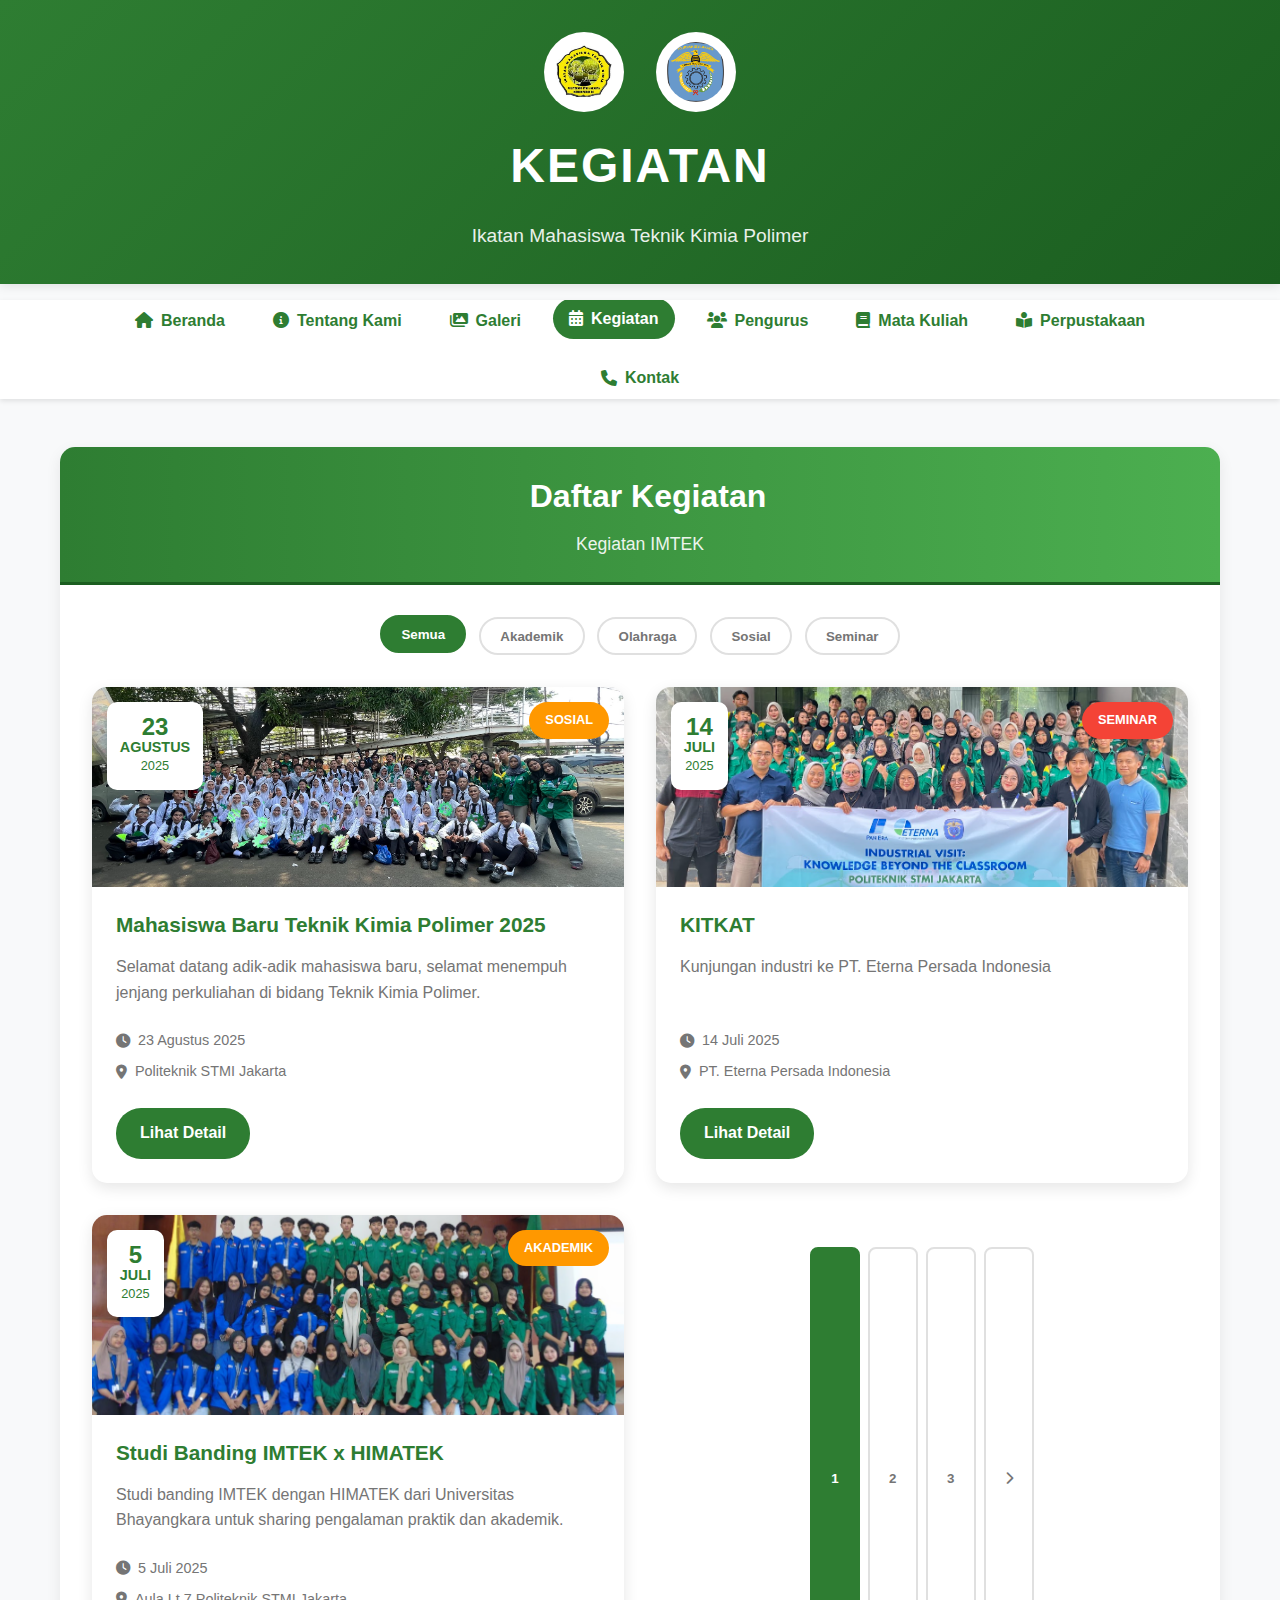
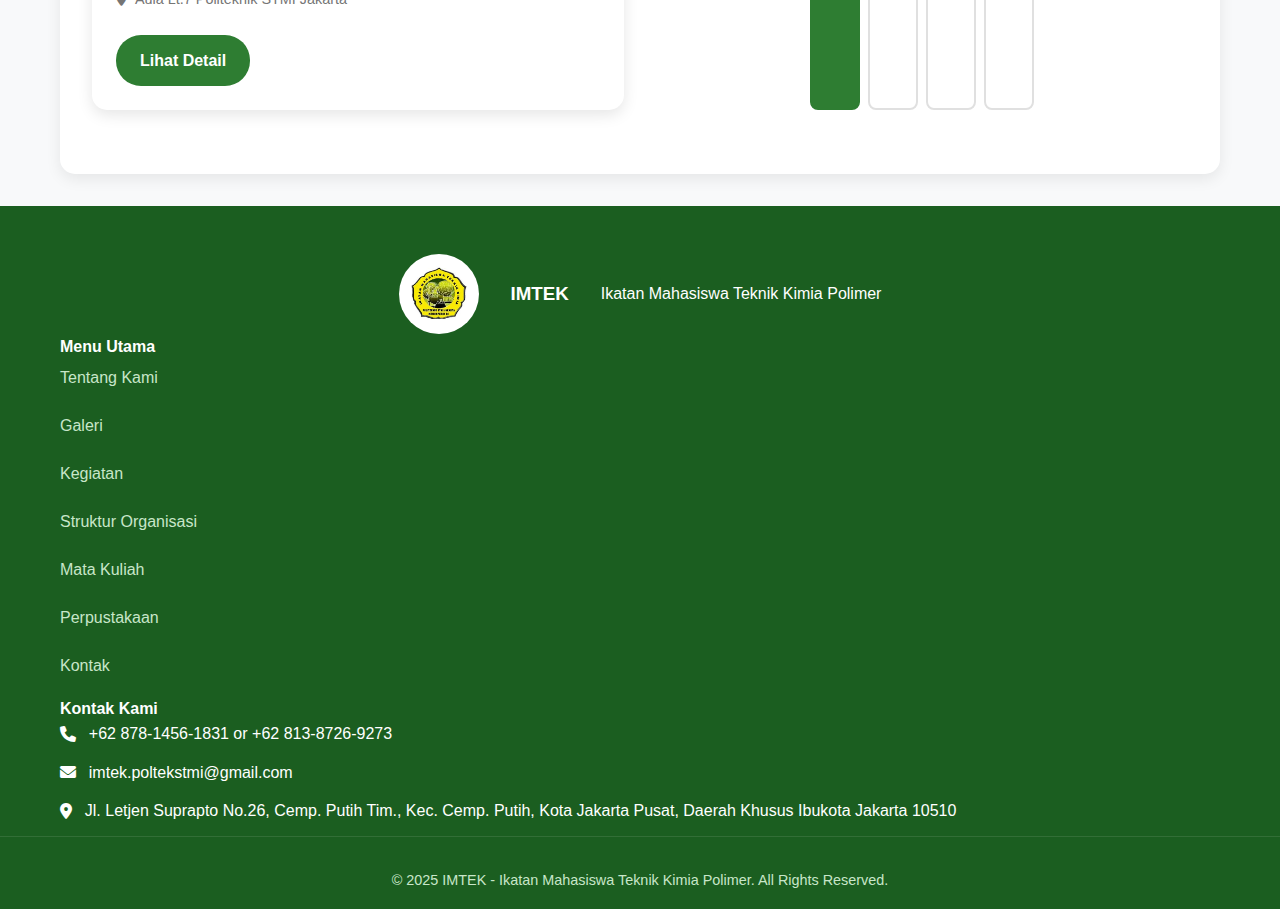
<file: kegiatan.html>
<!DOCTYPE html>
<html lang="id">
<head>
    <meta charset="UTF-8">
    <meta name="viewport" content="width=device-width, initial-scale=1.0">
    <title>Kegiatan - IMTEK</title>
    <link rel="stylesheet" href="kegiatan.css">
    <link rel="stylesheet" href="https://cdnjs.cloudflare.com/ajax/libs/font-awesome/6.0.0/css/all.min.css">
</head>
<body>
    <!-- Header -->
    <header class="header">
        <div class="container">
            <div class="header-content">
                <div class="logo-container">
                    <img src="images/images.jpg" alt="Logo Himpunan" class="logo-himpunan">
                    <img src="images/logo-kampus.png" alt="Logo Kampus" class="logo-kampus">
                </div>
                <h1 class="main-title">KEGIATAN</h1>
                <p class="subtitle">Ikatan Mahasiswa Teknik Kimia Polimer</p>
            </div>
        </div>
    </header>

    <!-- Navigation -->
    <nav class="navigation">
        <div class="container">
            <div class="nav-menu">
                <a href="index.html" class="nav-item"><i class="fas fa-home"></i> Beranda</a>
                <a href="index.html#tentang" class="nav-item"><i class="fas fa-info-circle"></i> Tentang Kami</a>
                <a href="galeri.html" class="nav-item"><i class="fas fa-images"></i> Galeri</a>
                <a href="#" class="nav-item active"><i class="fas fa-calendar-alt"></i> Kegiatan</a>
                <a href="struktur.html" class="nav-item"><i class="fas fa-users"></i> Pengurus</a>
                <a href="matkul.html" class="nav-item"><i class="fas fa-book"></i> Mata Kuliah</a>
                <a href="index.html#perpustakaan" class="nav-item"><i class="fas fa-book-reader"></i> Perpustakaan</a>
                <a href="index.html#kontak" class="nav-item"><i class="fas fa-phone"></i> Kontak</a>
            </div>
        </div>
    </nav>

    <!-- Main Content -->
    <main class="main-content">
        <div class="container">
            <section class="section">
                <div class="section-header">
                    <h2><i class="fas fa-calendar-star"></i> Daftar Kegiatan</h2>
                    <p>Kegiatan IMTEK</p>
                </div>
                <div class="section-content">
                    <!-- Kategori Kegiatan -->
                    <div class="category-filter">
                        <button class="category-btn active" data-category="all">Semua</button>
                        <button class="category-btn" data-category="akademik">Akademik</button>
                        <button class="category-btn" data-category="olahraga">Olahraga</button>
                        <button class="category-btn" data-category="sosial">Sosial</button>
                        <button class="category-btn" data-category="seminar">Seminar</button>
                    </div>

                    <!-- Daftar Kegiatan -->
                    <div class="activities-grid">

                        <!-- Kegiatan 3 -->
                        <div class="activity-card" data-category="sosial">
                            <div class="activity-image">
                                <img src="images/maba.png" alt="Futsal Championship">
                                <div class="activity-date">
                                    <span class="day">23</span>
                                    <span class="month">Agustus</span>
                                    <span class="year">2025</span>
                                </div>
                                <div class="activity-category olahraga">Sosial</div>
                            </div>
                            <div class="activity-content">
                                <h3>Mahasiswa Baru Teknik Kimia Polimer 2025</h3>
                                <p>Selamat datang adik-adik mahasiswa baru, selamat menempuh jenjang perkuliahan di bidang Teknik Kimia Polimer.</p>
                                <div class="activity-meta">
                                    <span><i class="fas fa-clock"></i> 23 Agustus 2025</span>
                                    <span><i class="fas fa-map-marker-alt"></i> Politeknik STMI Jakarta</span>
                                </div>
                                <a href="mabadetail.html" class="btn-primary">Lihat Detail</a>
                            </div>
                        </div>

                        <!-- Kegiatan 1 -->
                        <div class="activity-card" data-category="seminar">
                            <div class="activity-image">
                                <img src="images/kunjungan-industri1.png" alt="Seminar Nasional">
                                <div class="activity-date">
                                    <span class="day">14</span>
                                    <span class="month">Juli</span>
                                    <span class="year">2025</span>
                                </div>
                                <div class="activity-category seminar">Seminar</div>
                            </div>
                            <div class="activity-content">
                                <h3>KITKAT</h3>
                                <p>Kunjungan industri ke PT. Eterna Persada Indonesia</p>
                                <div class="activity-meta">
                                    <span><i class="fas fa-clock"></i> 14 Juli 2025</span>
                                    <span><i class="fas fa-map-marker-alt"></i> PT. Eterna Persada Indonesia</span>
                                </div>
                                <a href="kitkatdetail.html" class="btn-primary">Lihat Detail</a>
                            </div>
                        </div>

                        <!-- Kegiatan 2 -->
                        <div class="activity-card" data-category="akademik">
                            <div class="activity-image">
                                <img src="images/stubanimtekhimatek.png" alt="Futsal Championship">
                                <div class="activity-date">
                                    <span class="day">5</span>
                                    <span class="month">Juli</span>
                                    <span class="year">2025</span>
                                </div>
                                <div class="activity-category olahraga">Akademik</div>
                            </div>
                            <div class="activity-content">
                                <h3>Studi Banding IMTEK x HIMATEK</h3>
                                <p>Studi banding IMTEK dengan HIMATEK dari Universitas Bhayangkara untuk sharing pengalaman praktik dan akademik.</p>
                                <div class="activity-meta">
                                    <span><i class="fas fa-clock"></i> 5 Juli 2025</span>
                                    <span><i class="fas fa-map-marker-alt"></i> Aula Lt.7 Politeknik STMI Jakarta</span>
                                </div>
                                <a href="stubandetail.html" class="btn-primary">Lihat Detail</a>
                            </div>
                        </div>

                        

                    <!-- Pagination -->
                    <div class="pagination">
                        <button class="page-btn active">1</button>
                        <button class="page-btn">2</button>
                        <button class="page-btn">3</button>
                        <button class="page-btn"><i class="fas fa-chevron-right"></i></button>
                    </div>
                </div>
            </section>
        </div>
    </main>

    <!-- Footer -->
    <footer class="footer">
        <div class="container">
            <div class="logo-container">
                    <img src="images/images.jpg" alt="Logo Himpunan" class="logo-himpunan">
                    <h3>IMTEK</h3>
                    <p>Ikatan Mahasiswa Teknik Kimia Polimer</p>
                </div>
                <div class="footer-links">
                    <h4>Menu Utama</h4>
                    <ul>
                        <li><a href="#tentang">Tentang Kami</a></li>
                        <li><a href="galeri.html">Galeri</a></li>
                        <li><a href="kegiatan.html">Kegiatan</a></li>
                        <li><a href="struktur.html">Struktur Organisasi</a></li>
                        <li><a href="matkul.html">Mata Kuliah</a></li>
                        <li><a href="perpustakaan.html">Perpustakaan</a></li>
                        <li><a href="#kontak">Kontak</a></li>
                    </ul>
                </div>
                <div class="footer-contact">
                    <h4>Kontak Kami</h4>
                    <p><i class="fas fa-phone"></i> +62 878-1456-1831 or 
                                        +62 813-8726-9273</p>
                    <p><i class="fas fa-envelope"></i> imtek.poltekstmi@gmail.com</p>
                    <p><i class="fas fa-map-marker-alt"></i> Jl. Letjen Suprapto No.26, Cemp. Putih Tim., Kec. Cemp. Putih, Kota Jakarta Pusat, Daerah Khusus Ibukota Jakarta 10510</p>
                </div>
            </div>
            <div class="footer-bottom">
                <p>&copy; 2025 IMTEK - Ikatan Mahasiswa Teknik Kimia Polimer. All Rights Reserved.</p>
            </div>
        </div>
    </footer>

    <script src="kegiatan.js"></script>
</body>
</html>
</file>
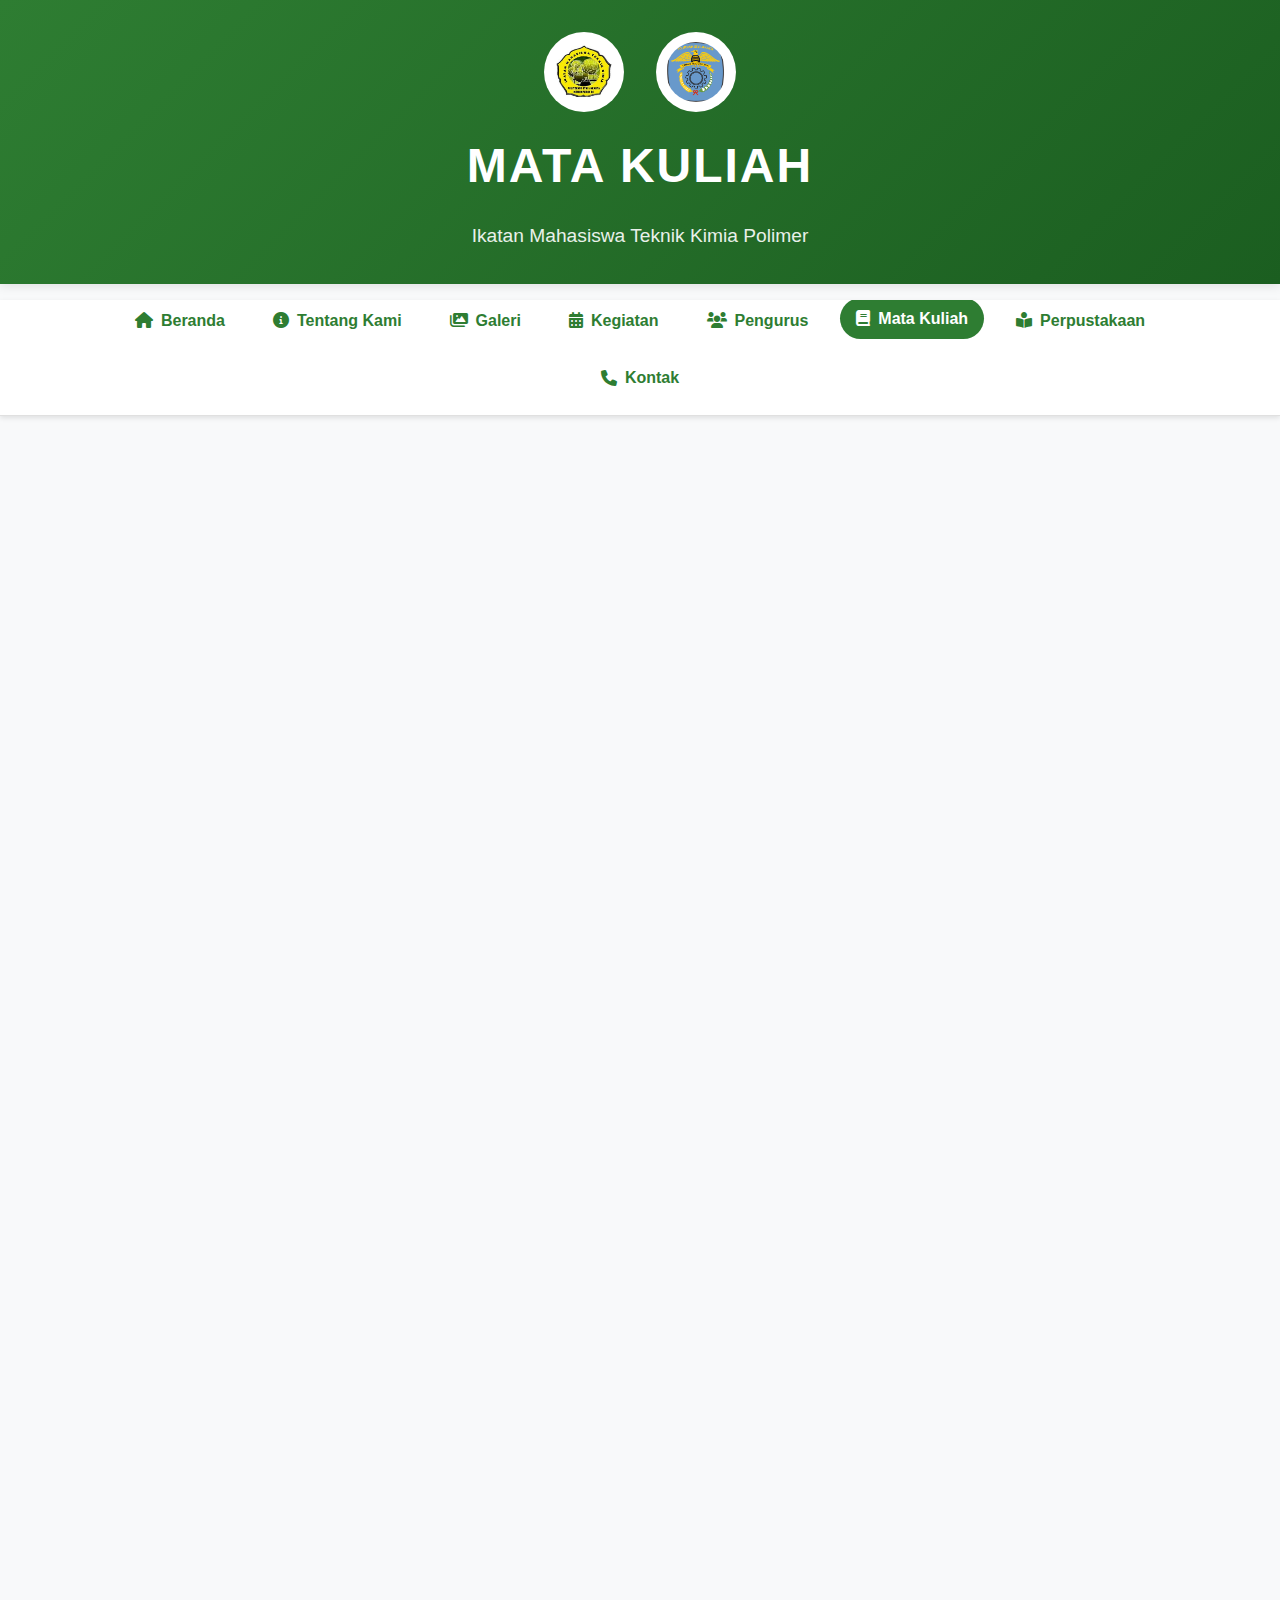
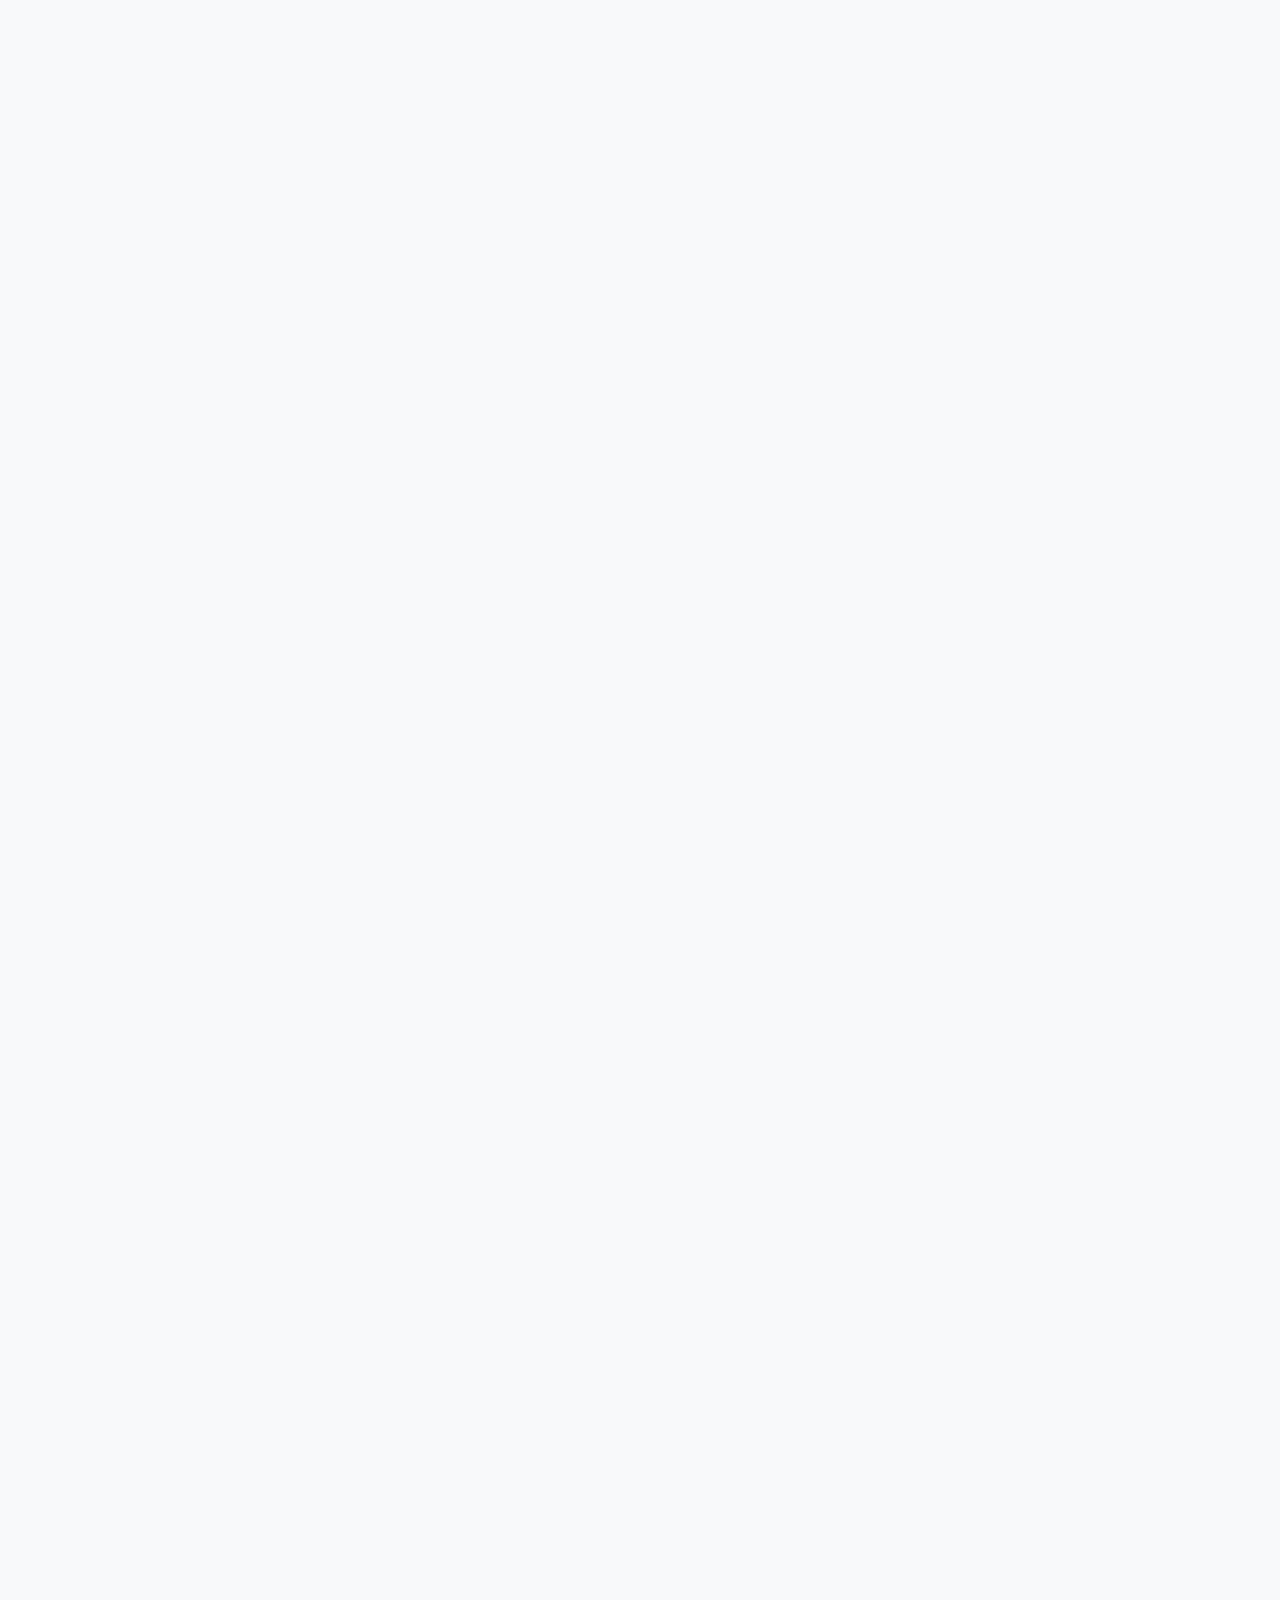
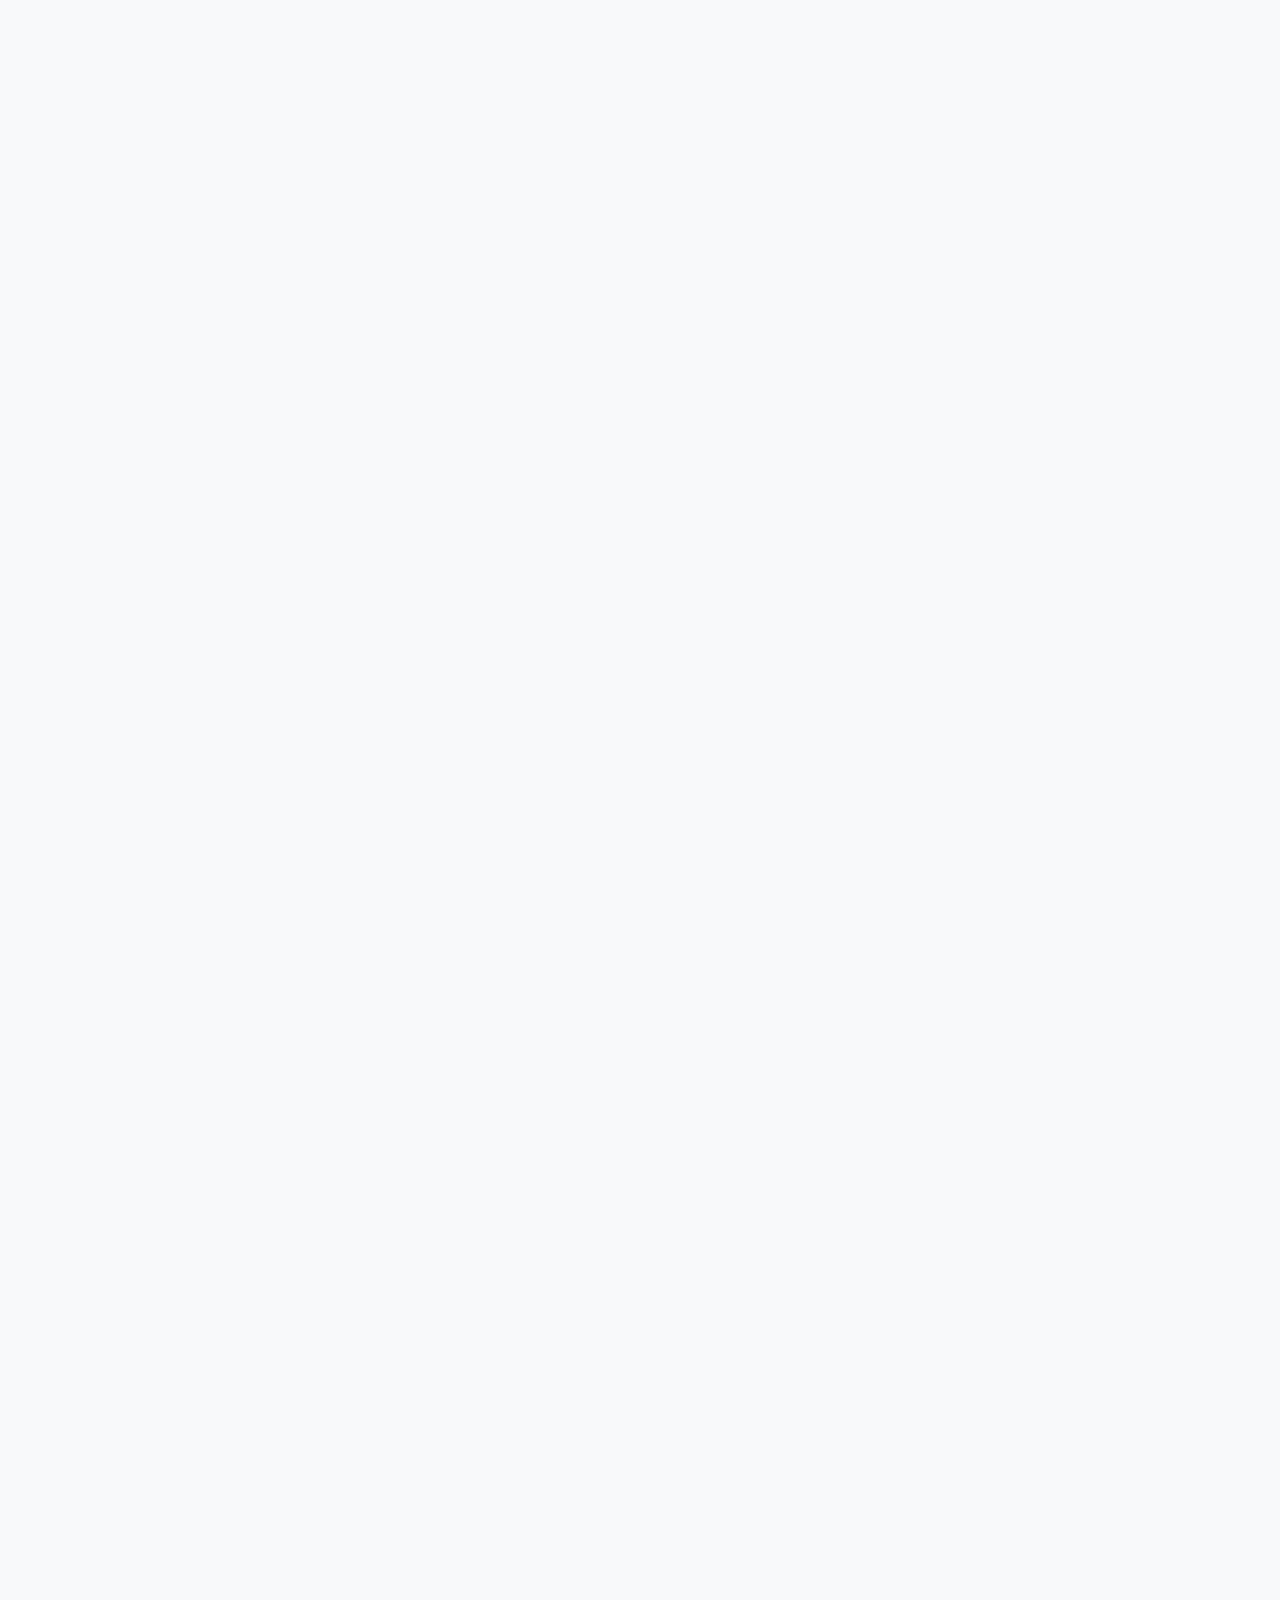
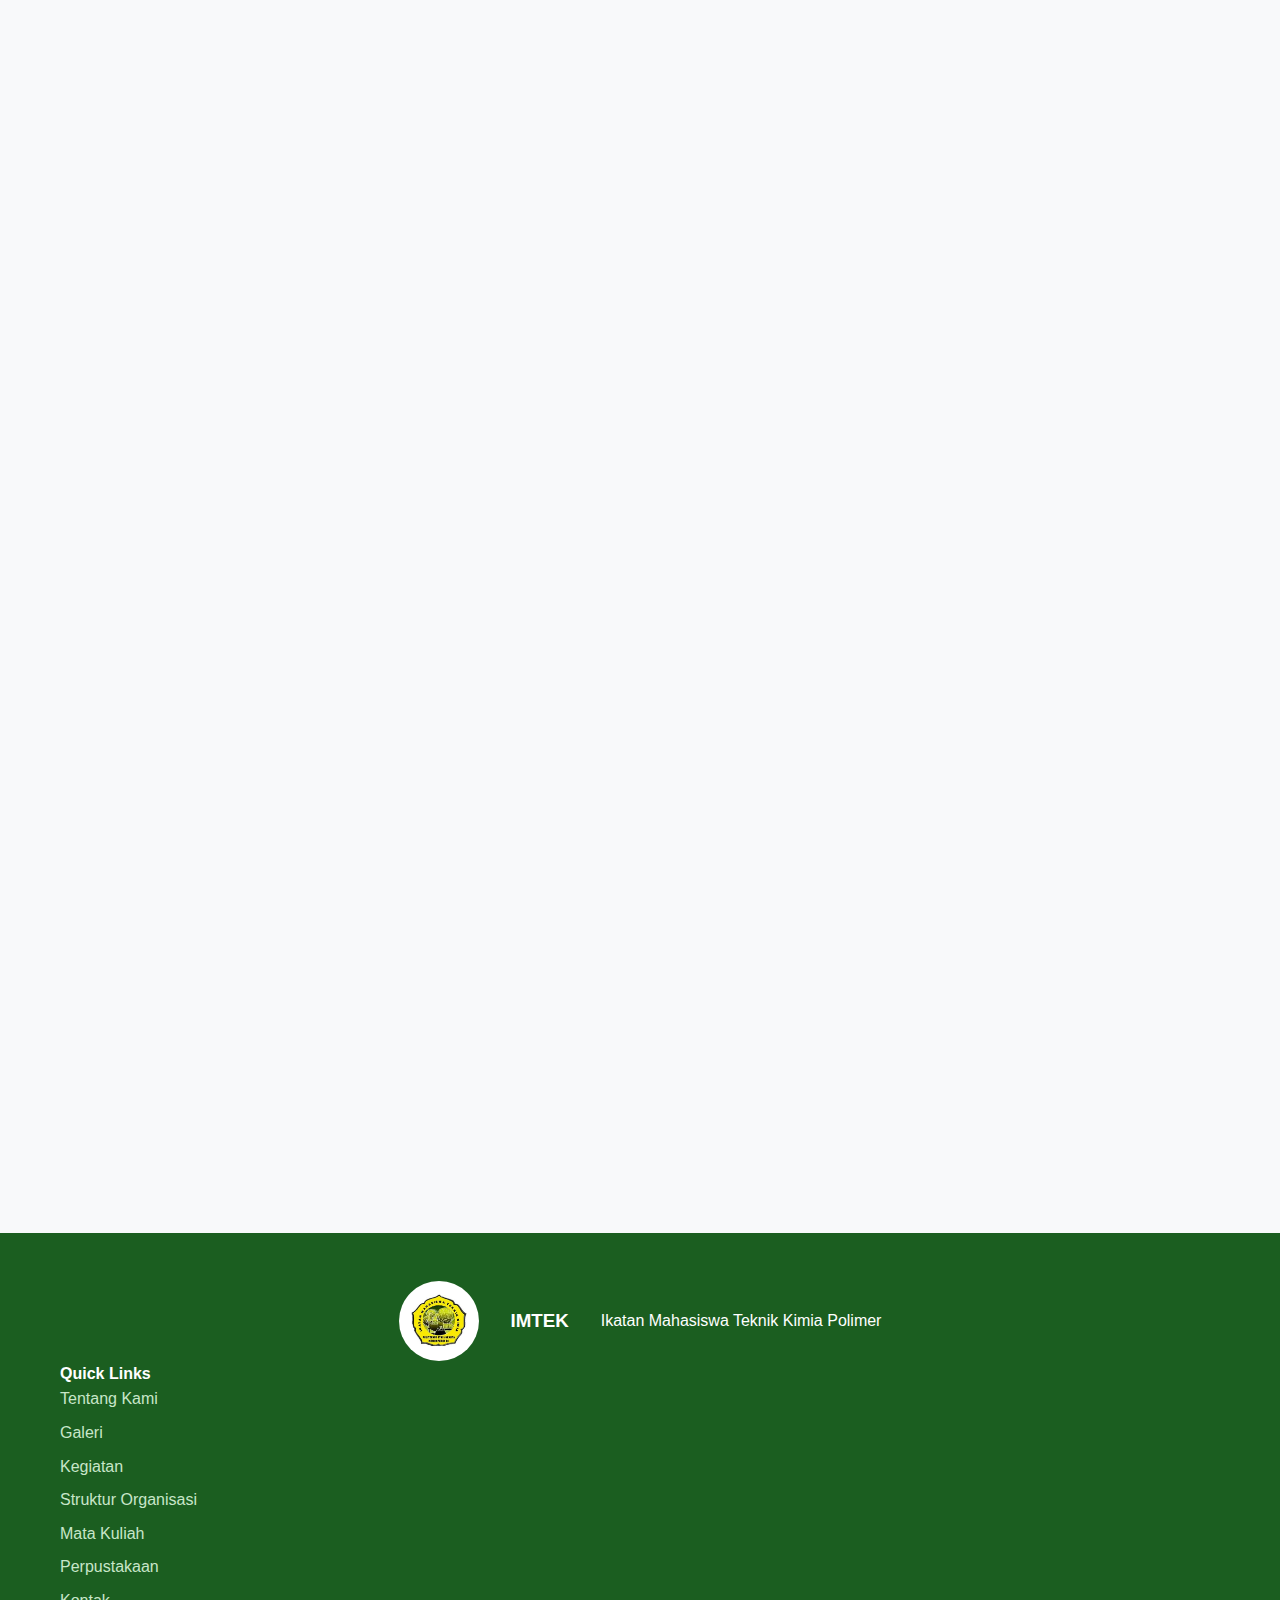
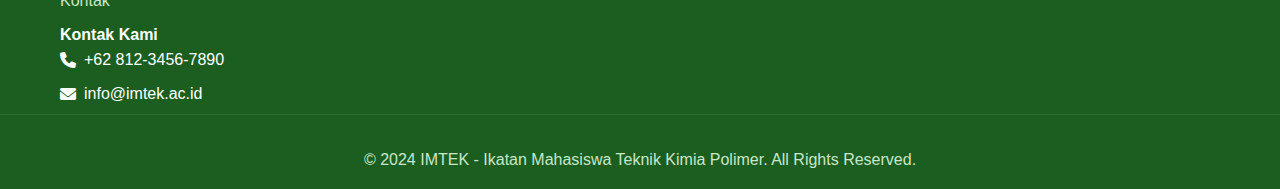
<file: matkul.html>
<!DOCTYPE html>
<html lang="id">
<head>
    <meta charset="UTF-8">
    <meta name="viewport" content="width=device-width, initial-scale=1.0">
    <title>Mata Kuliah - IMTEK</title>
    <link rel="stylesheet" href="mata-kuliah.css">
    <link rel="stylesheet" href="https://cdnjs.cloudflare.com/ajax/libs/font-awesome/6.0.0/css/all.min.css">
</head>
<body>
    <!-- Header -->
    <header class="header">
        <div class="container">
            <div class="header-content">
                <div class="logo-container">
                    <img src="images/images.jpg" alt="Logo Himpunan" class="logo-himpunan">
                    <img src="images/logo-kampus.png" alt="Logo Kampus" class="logo-kampus">
                </div>
                <h1 class="main-title">MATA KULIAH</h1>
                <p class="subtitle">Ikatan Mahasiswa Teknik Kimia Polimer</p>
            </div>
        </div>
    </header>

    <!-- Navigation -->
    <nav class="navigation">
        <div class="container">
            <div class="nav-menu">
                <a href="index.html" class="nav-item"><i class="fas fa-home"></i> Beranda</a>
                <a href="index.html#tentang" class="nav-item"><i class="fas fa-info-circle"></i> Tentang Kami</a>
                <a href="galeri.html" class="nav-item"><i class="fas fa-images"></i> Galeri</a>
                <a href="kegiatan.html" class="nav-item"><i class="fas fa-calendar-alt"></i> Kegiatan</a>
                <a href="struktur.html" class="nav-item"><i class="fas fa-users"></i> Pengurus</a>
                <a href="#" class="nav-item active"><i class="fas fa-book"></i> Mata Kuliah</a>
                <a href="index.html#perpustakaan" class="nav-item"><i class="fas fa-book-reader"></i> Perpustakaan</a>
                <a href="index.html#kontak" class="nav-item"><i class="fas fa-phone"></i> Kontak</a>
            </div>
        </div>
    </nav>

    <!-- Main Content -->
    <main class="main-content">
        <div class="container">
            <section class="section">
                <div class="section-header">
                    <h2><i class="fas fa-graduation-cap"></i> Daftar Mata Kuliah</h2>
                    <p>Program Studi Teknik Kimia Polimer - Semester 1 sampai 8</p>
                </div>
                <div class="section-content">
                    <!-- Semester 1 -->
                    <div class="semester-section">
                        <div class="semester-header">
                            <h3>Semester I</h3>
                            <div class="semester-info">
                                <span class="total-sks">Total SKS: 18</span>
                            </div>
                        </div>
                        <div class="courses-table">
                            <table>
                                <thead>
                                    <tr>
                                        <th>No</th>
                                        <th>Kode</th>
                                        <th>Nama Mata Kuliah</th>
                                        <th>SKS Teori</th>
                                        <th>SKS Praktikum</th>
                                    </tr>
                                </thead>
                                <tbody>
                                    <tr>
                                        <td>1</td>
                                        <td>TK221101</td>
                                        <td>Pengantar Industri Otomotif</td>
                                        <td>2</td>
                                        <td>0</td>
                                    </tr>
                                    <tr>
                                        <td>2</td>
                                        <td>TK221102</td>
                                        <td>Agama</td>
                                        <td>2</td>
                                        <td>0</td>
                                    </tr>
                                    <tr>
                                        <td>3</td>
                                        <td>TK221103</td>
                                        <td>Pancasila</td>
                                        <td>2</td>
                                        <td>0</td>
                                    </tr>
                                    <tr>
                                        <td>4</td>
                                        <td>TK221104</td>
                                        <td>Fisika Dasar</td>
                                        <td>2</td>
                                        <td>0</td>
                                    </tr>
                                    <tr>
                                        <td>5</td>
                                        <td>TK221105</td>
                                        <td>Kimia Dasar</td>
                                        <td>2</td>
                                        <td>0</td>
                                    </tr>
                                    <tr>
                                        <td>6</td>
                                        <td>TK221106</td>
                                        <td>Matematika</td>
                                        <td>2</td>
                                        <td>0</td>
                                    </tr>
                                    <tr>
                                        <td>7</td>
                                        <td>TK221107</td>
                                        <td>Pengenalan Teknik Kimia</td>
                                        <td>2</td>
                                        <td>0</td>
                                    </tr>
                                    <tr>
                                        <td>8</td>
                                        <td>TK221108</td>
                                        <td>Praktikum Kimia Dasar</td>
                                        <td>0</td>
                                        <td>2</td>
                                    </tr>
                                    <tr>
                                        <td>9</td>
                                        <td>TK222109</td>
                                        <td>Praktik Gambar Teknik</td>
                                        <td>0</td>
                                        <td>2</td>
                                    </tr>
                                </tbody>
                                <tfoot>
                                    <tr>
                                        <td colspan="3">Total SKS</td>
                                        <td>14</td>
                                        <td>4</td>
                                    </tr>
                                </tfoot>
                            </table>
                        </div>
                    </div>

                    <!-- Semester 2 -->
                    <div class="semester-section">
                        <div class="semester-header">
                            <h3>Semester II</h3>
                            <div class="semester-info">
                                <span class="total-sks">Total SKS: 18</span>
                            </div>
                        </div>
                        <div class="courses-table">
                            <table>
                                <thead>
                                    <tr>
                                        <th>No</th>
                                        <th>Kode</th>
                                        <th>Nama Mata Kuliah</th>
                                        <th>SKS Teori</th>
                                        <th>SKS Praktikum</th>
                                    </tr>
                                </thead>
                                <tbody>
                                    <tr>
                                        <td>1</td>
                                        <td>TK221201</td>
                                        <td>Bahasa Indonesia</td>
                                        <td>2</td>
                                        <td>0</td>
                                    </tr>
                                    <tr>
                                        <td>2</td>
                                        <td>TK221202</td>
                                        <td>Kewarganegaraan</td>
                                        <td>2</td>
                                        <td>0</td>
                                    </tr>
                                    <tr>
                                        <td>3</td>
                                        <td>TK222203</td>
                                        <td>Kimia Organik</td>
                                        <td>2</td>
                                        <td>0</td>
                                    </tr>
                                    <tr>
                                        <td>4</td>
                                        <td>TK222204</td>
                                        <td>Kimia Fisika</td>
                                        <td>2</td>
                                        <td>0</td>
                                    </tr>
                                    <tr>
                                        <td>5</td>
                                        <td>TK222205</td>
                                        <td>Pengetahuan Bahan</td>
                                        <td>2</td>
                                        <td>0</td>
                                    </tr>
                                    <tr>
                                        <td>6</td>
                                        <td>TK222206</td>
                                        <td>Peralatan Industri Kimia</td>
                                        <td>2</td>
                                        <td>0</td>
                                    </tr>
                                    <tr>
                                        <td>7</td>
                                        <td>TK221207</td>
                                        <td>Praktik Bahasa Inggris</td>
                                        <td>0</td>
                                        <td>2</td>
                                    </tr>
                                    <tr>
                                        <td>8</td>
                                        <td>TK221208</td>
                                        <td>Praktikum Fisika Dasar</td>
                                        <td>0</td>
                                        <td>2</td>
                                    </tr>
                                    <tr>
                                        <td>9</td>
                                        <td>TK222209</td>
                                        <td>Praktik Komputasi</td>
                                        <td>0</td>
                                        <td>2</td>
                                    </tr>
                                </tbody>
                                <tfoot>
                                    <tr>
                                        <td colspan="3">Total SKS</td>
                                        <td>12</td>
                                        <td>6</td>
                                    </tr>
                                </tfoot>
                            </table>
                        </div>
                    </div>

                    <!-- Semester 3 -->
                    <div class="semester-section">
                        <div class="semester-header">
                            <h3>Semester III</h3>
                            <div class="semester-info">
                                <span class="total-sks">Total SKS: 24</span>
                            </div>
                        </div>
                        <div class="courses-table">
                            <table>
                                <thead>
                                    <tr>
                                        <th>No</th>
                                        <th>Kode</th>
                                        <th>Nama Mata Kuliah</th>
                                        <th>SKS Teori</th>
                                        <th>SKS Praktikum</th>
                                    </tr>
                                </thead>
                                <tbody>
                                    <tr>
                                        <td>1</td>
                                        <td>TK222301</td>
                                        <td>Neraca Massa dan Energi</td>
                                        <td>3</td>
                                        <td>0</td>
                                    </tr>
                                    <tr>
                                        <td>2</td>
                                        <td>TK222302</td>
                                        <td>Kimia Polimer</td>
                                        <td>2</td>
                                        <td>0</td>
                                    </tr>
                                    <tr>
                                        <td>3</td>
                                        <td>TK222303</td>
                                        <td>Termodinamika</td>
                                        <td>3</td>
                                        <td>0</td>
                                    </tr>
                                    <tr>
                                        <td>4</td>
                                        <td>TK222304</td>
                                        <td>Perpindahan Panas</td>
                                        <td>2</td>
                                        <td>0</td>
                                    </tr>
                                    <tr>
                                        <td>5</td>
                                        <td>TK222305</td>
                                        <td>Hulu Polimer</td>
                                        <td>2</td>
                                        <td>0</td>
                                    </tr>
                                    <tr>
                                        <td>6</td>
                                        <td>TK221306</td>
                                        <td>Pengantar Industri 4.0</td>
                                        <td>2</td>
                                        <td>0</td>
                                    </tr>
                                    <tr>
                                        <td>7</td>
                                        <td>TK222307</td>
                                        <td>K3 di Industri Kimia dan Etika Profesi</td>
                                        <td>2</td>
                                        <td>0</td>
                                    </tr>
                                    <tr>
                                        <td>8</td>
                                        <td>TK222308</td>
                                        <td>Teknologi Lingkungan</td>
                                        <td>2</td>
                                        <td>0</td>
                                    </tr>
                                    <tr>
                                        <td>9</td>
                                        <td>TK222309</td>
                                        <td>Komposit Polimer</td>
                                        <td>2</td>
                                        <td>0</td>
                                    </tr>
                                    <tr>
                                        <td>10</td>
                                        <td>TK222310</td>
                                        <td>Praktikum Kimia Polimer</td>
                                        <td>0</td>
                                        <td>2</td>
                                    </tr>
                                    <tr>
                                        <td>11</td>
                                        <td>TK222311</td>
                                        <td>Praktik Komposit Polimer</td>
                                        <td>0</td>
                                        <td>2</td>
                                    </tr>
                                </tbody>
                                <tfoot>
                                    <tr>
                                        <td colspan="3">Total SKS</td>
                                        <td>20</td>
                                        <td>4</td>
                                    </tr>
                                </tfoot>
                            </table>
                        </div>
                    </div>

                    <!-- Semester 4 -->
                    <div class="semester-section">
                        <div class="semester-header">
                            <h3>Semester IV</h3>
                            <div class="semester-info">
                                <span class="total-sks">Total SKS: 24</span>
                            </div>
                        </div>
                        <div class="courses-table">
                            <table>
                                <thead>
                                    <tr>
                                        <th>No</th>
                                        <th>Kode</th>
                                        <th>Nama Mata Kuliah</th>
                                        <th>SKS Teori</th>
                                        <th>SKS Praktikum</th>
                                    </tr>
                                </thead>
                                <tbody>
                                    <tr>
                                        <td>1</td>
                                        <td>TK222401</td>
                                        <td>Proses Pemisahan</td>
                                        <td>2</td>
                                        <td>0</td>
                                    </tr>
                                    <tr>
                                        <td>2</td>
                                        <td>TK222402</td>
                                        <td>Pemrosesan Polimer</td>
                                        <td>2</td>
                                        <td>0</td>
                                    </tr>
                                    <tr>
                                        <td>3</td>
                                        <td>TK222403</td>
                                        <td>Utilitas Pabrik</td>
                                        <td>2</td>
                                        <td>0</td>
                                    </tr>
                                    <tr>
                                        <td>4</td>
                                        <td>TK222404</td>
                                        <td>Aditif Polimer</td>
                                        <td>2</td>
                                        <td>0</td>
                                    </tr>
                                    <tr>
                                        <td>5</td>
                                        <td>TK222405</td>
                                        <td>Teknologi Karet</td>
                                        <td>2</td>
                                        <td>0</td>
                                    </tr>
                                    <tr>
                                        <td>6</td>
                                        <td>TK222406</td>
                                        <td>Nanoteknologi</td>
                                        <td>2</td>
                                        <td>0</td>
                                    </tr>
                                    <tr>
                                        <td>7</td>
                                        <td>TK221407</td>
                                        <td>Manajemen Produksi</td>
                                        <td>2</td>
                                        <td>0</td>
                                    </tr>
                                    <tr>
                                        <td>8</td>
                                        <td>TK211408</td>
                                        <td>Komunikasi dan Pemasaran</td>
                                        <td>2</td>
                                        <td>0</td>
                                    </tr>
                                    <tr>
                                        <td>9</td>
                                        <td>TK222409</td>
                                        <td>Praktik Statistika Terapan</td>
                                        <td>0</td>
                                        <td>2</td>
                                    </tr>
                                    <tr>
                                        <td>10</td>
                                        <td>TK222410</td>
                                        <td>Praktik Pemrosesan Polimer</td>
                                        <td>0</td>
                                        <td>3</td>
                                    </tr>
                                    <tr>
                                        <td>11</td>
                                        <td>TK222411</td>
                                        <td>Praktik Operasi Teknik Kimia</td>
                                        <td>0</td>
                                        <td>3</td>
                                    </tr>
                                </tbody>
                                <tfoot>
                                    <tr>
                                        <td colspan="3">Total SKS</td>
                                        <td>16</td>
                                        <td>8</td>
                                    </tr>
                                </tfoot>
                            </table>
                        </div>
                    </div>

                    <!-- Semester 5 -->
                    <div class="semester-section">
                        <div class="semester-header">
                            <h3>Semester V</h3>
                            <div class="semester-info">
                                <span class="total-sks">Total SKS: 24</span>
                            </div>
                        </div>
                        <div class="courses-table">
                            <table>
                                <thead>
                                    <tr>
                                        <th>No</th>
                                        <th>Kode</th>
                                        <th>Nama Mata Kuliah</th>
                                        <th>SKS Teori</th>
                                        <th>SKS Praktikum</th>
                                    </tr>
                                </thead>
                                <tbody>
                                    <tr>
                                        <td>1</td>
                                        <td>TK222501</td>
                                        <td>Teknik Reaksi Polimerisasi</td>
                                        <td>3</td>
                                        <td>0</td>
                                    </tr>
                                    <tr>
                                        <td>2</td>
                                        <td>TK222502</td>
                                        <td>Metodologi Penelitian</td>
                                        <td>2</td>
                                        <td>0</td>
                                    </tr>
                                    <tr>
                                        <td>3</td>
                                        <td>TK222503</td>
                                        <td>Karakterisasi dan Uji Polimer</td>
                                        <td>2</td>
                                        <td>0</td>
                                    </tr>
                                    <tr>
                                        <td>4</td>
                                        <td>TK222504</td>
                                        <td>Pengendalian Proses</td>
                                        <td>2</td>
                                        <td>0</td>
                                    </tr>
                                    <tr>
                                        <td>5</td>
                                        <td>TK221505</td>
                                        <td>Kewirausahaan</td>
                                        <td>2</td>
                                        <td>0</td>
                                    </tr>
                                    <tr>
                                        <td>6</td>
                                        <td>TK222506</td>
                                        <td>Ekonomi Teknik</td>
                                        <td>2</td>
                                        <td>0</td>
                                    </tr>
                                    <tr>
                                        <td>7</td>
                                        <td>TK222507</td>
                                        <td>Perancangan Mold dan Produk Polimer</td>
                                        <td>2</td>
                                        <td>0</td>
                                    </tr>
                                    <tr>
                                        <td>8</td>
                                        <td>TK222508</td>
                                        <td>Prarancangan Pabrik</td>
                                        <td>2</td>
                                        <td>0</td>
                                    </tr>
                                    <tr>
                                        <td>9</td>
                                        <td>TK222509</td>
                                        <td>Total Productive Maintenance</td>
                                        <td>2</td>
                                        <td>0</td>
                                    </tr>
                                    <tr>
                                        <td>10</td>
                                        <td>TK222510</td>
                                        <td>Praktik Karakterisasi dan Uji Polimer</td>
                                        <td>0</td>
                                        <td>3</td>
                                    </tr>
                                    <tr>
                                        <td>11</td>
                                        <td>TK222511</td>
                                        <td>Praktik Perancangan Mold dan Produk Polimer</td>
                                        <td>0</td>
                                        <td>2</td>
                                    </tr>
                                </tbody>
                                <tfoot>
                                    <tr>
                                        <td colspan="3">Total SKS</td>
                                        <td>19</td>
                                        <td>5</td>
                                    </tr>
                                </tfoot>
                            </table>
                        </div>
                    </div>

                    <!-- Semester 6 -->
                    <div class="semester-section">
                        <div class="semester-header">
                            <h3>Semester VI</h3>
                            <div class="semester-info">
                                <span class="total-sks">Total SKS: 19</span>
                            </div>
                        </div>
                        <div class="courses-table">
                            <table>
                                <thead>
                                    <tr>
                                        <th>No</th>
                                        <th>Kode</th>
                                        <th>Nama Mata Kuliah</th>
                                        <th>SKS Teori</th>
                                        <th>SKS Praktikum</th>
                                    </tr>
                                </thead>
                                <tbody>
                                    <tr>
                                        <td>1</td>
                                        <td>TK222601</td>
                                        <td>Praktik Tata Letak Pabrik</td>
                                        <td>0</td>
                                        <td>3</td>
                                    </tr>
                                    <tr>
                                        <td>2</td>
                                        <td>TK222602</td>
                                        <td>Praktik Material dan Aditif Polimer</td>
                                        <td>0</td>
                                        <td>4</td>
                                    </tr>
                                    <tr>
                                        <td>3</td>
                                        <td>TK222603</td>
                                        <td>Praktik Pemrosesan Polimer Lanjut</td>
                                        <td>0</td>
                                        <td>4</td>
                                    </tr>
                                    <tr>
                                        <td>4</td>
                                        <td>TK222604</td>
                                        <td>Praktik K3 Industri</td>
                                        <td>0</td>
                                        <td>3</td>
                                    </tr>
                                    <tr>
                                        <td>5</td>
                                        <td>TK222605</td>
                                        <td>Praktik Manajemen Produksi</td>
                                        <td>0</td>
                                        <td>3</td>
                                    </tr>
                                    <tr>
                                        <td>6</td>
                                        <td>TK222606</td>
                                        <td>Praktik Utilitas dan Manajemen Lingkungan</td>
                                        <td>0</td>
                                        <td>3</td>
                                    </tr>
                                </tbody>
                                <tfoot>
                                    <tr>
                                        <td colspan="3">Total SKS</td>
                                        <td>0</td>
                                        <td>19</td>
                                    </tr>
                                </tfoot>
                            </table>
                        </div>
                    </div>

                    <!-- Semester 7 -->
                    <div class="semester-section">
                        <div class="semester-header">
                            <h3>Semester VII</h3>
                            <div class="semester-info">
                                <span class="total-sks">Total SKS: 20</span>
                            </div>
                        </div>
                        <div class="courses-table">
                            <table>
                                <thead>
                                    <tr>
                                        <th>No</th>
                                        <th>Kode</th>
                                        <th>Nama Mata Kuliah</th>
                                        <th>SKS Teori</th>
                                        <th>SKS Praktikum</th>
                                    </tr>
                                </thead>
                                <tbody>
                                    <tr>
                                        <td>1</td>
                                        <td>TK222701</td>
                                        <td>Prakerin (Praktik Kerja Industri)</td>
                                        <td>0</td>
                                        <td>20</td>
                                    </tr>
                                </tbody>
                                <tfoot>
                                    <tr>
                                        <td colspan="3">Total SKS</td>
                                        <td>0</td>
                                        <td>20</td>
                                    </tr>
                                </tfoot>
                            </table>
                        </div>
                    </div>

                    <!-- Semester 8 -->
                    <div class="semester-section">
                        <div class="semester-header">
                            <h3>Semester VIII</h3>
                            <div class="semester-info">
                                <span class="total-sks">Total SKS: 6</span>
                            </div>
                        </div>
                        <div class="courses-table">
                            <table>
                                <thead>
                                    <tr>
                                        <th>No</th>
                                        <th>Kode</th>
                                        <th>Nama Mata Kuliah</th>
                                        <th>SKS Teori</th>
                                        <th>SKS Praktikum</th>
                                    </tr>
                                </thead>
                                <tbody>
                                    <tr>
                                        <td>1</td>
                                        <td>TK222801</td>
                                        <td>Tugas Akhir</td>
                                        <td>0</td>
                                        <td>6</td>
                                    </tr>
                                </tbody>
                                <tfoot>
                                    <tr>
                                        <td colspan="3">Total SKS</td>
                                        <td>0</td>
                                        <td>6</td>
                                    </tr>
                                </tfoot>
                            </table>
                        </div>
                    </div>
                </div>
            </section>
        </div>
    </main>

    <!-- Footer -->
    <footer class="footer">
        <div class="container">
            <div class="logo-container">
                    <img src="images/images.jpg" alt="Logo Himpunan" class="logo-himpunan">
                    <h3>IMTEK</h3>
                    <p>Ikatan Mahasiswa Teknik Kimia Polimer</p>
                </div>
                <div class="footer-links">
                    <h4>Quick Links</h4>
                    <ul>
                        <li><a href="index.html#tentang">Tentang Kami</a></li>
                        <li><a href="galeri.html">Galeri</a></li>
                        <li><a href="kegiatan.html">Kegiatan</a></li>
                        <li><a href="struktur.html">Struktur Organisasi</a></li>
                        <li><a href="matkul.html">Mata Kuliah</a></li>
                        <li><a href="perpustakaan.html">Perpustakaan</a></li>
                        <li><a href="index.html#kontak">Kontak</a></li>
                    </ul>
                </div>
                <div class="footer-contact">
                    <h4>Kontak Kami</h4>
                    <p><i class="fas fa-phone"></i> +62 812-3456-7890</p>
                    <p><i class="fas fa-envelope"></i> info@imtek.ac.id</p>
                </div>
            </div>
            <div class="footer-bottom">
                <p>&copy; 2024 IMTEK - Ikatan Mahasiswa Teknik Kimia Polimer. All Rights Reserved.</p>
            </div>
        </div>
    </footer>

    <script src="mata-kuliah.js"></script>
</body>
</html>
</file>
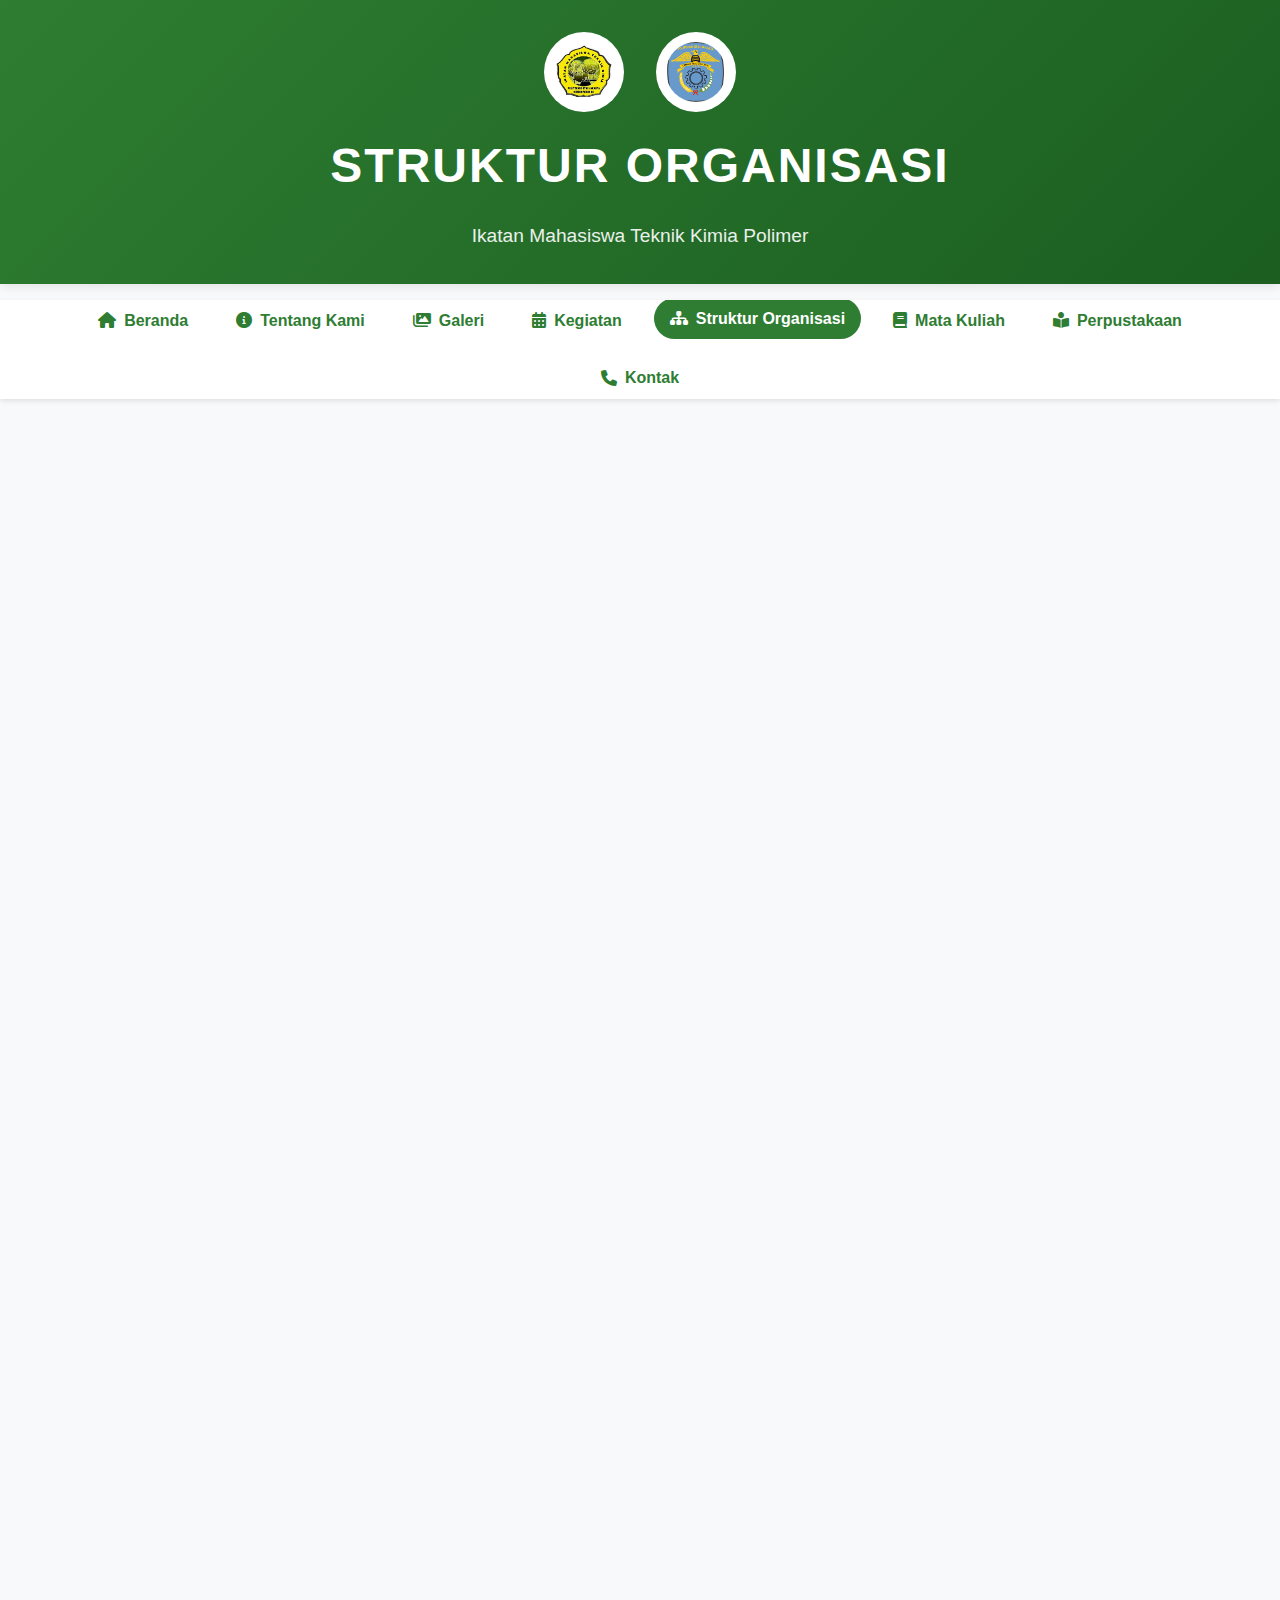
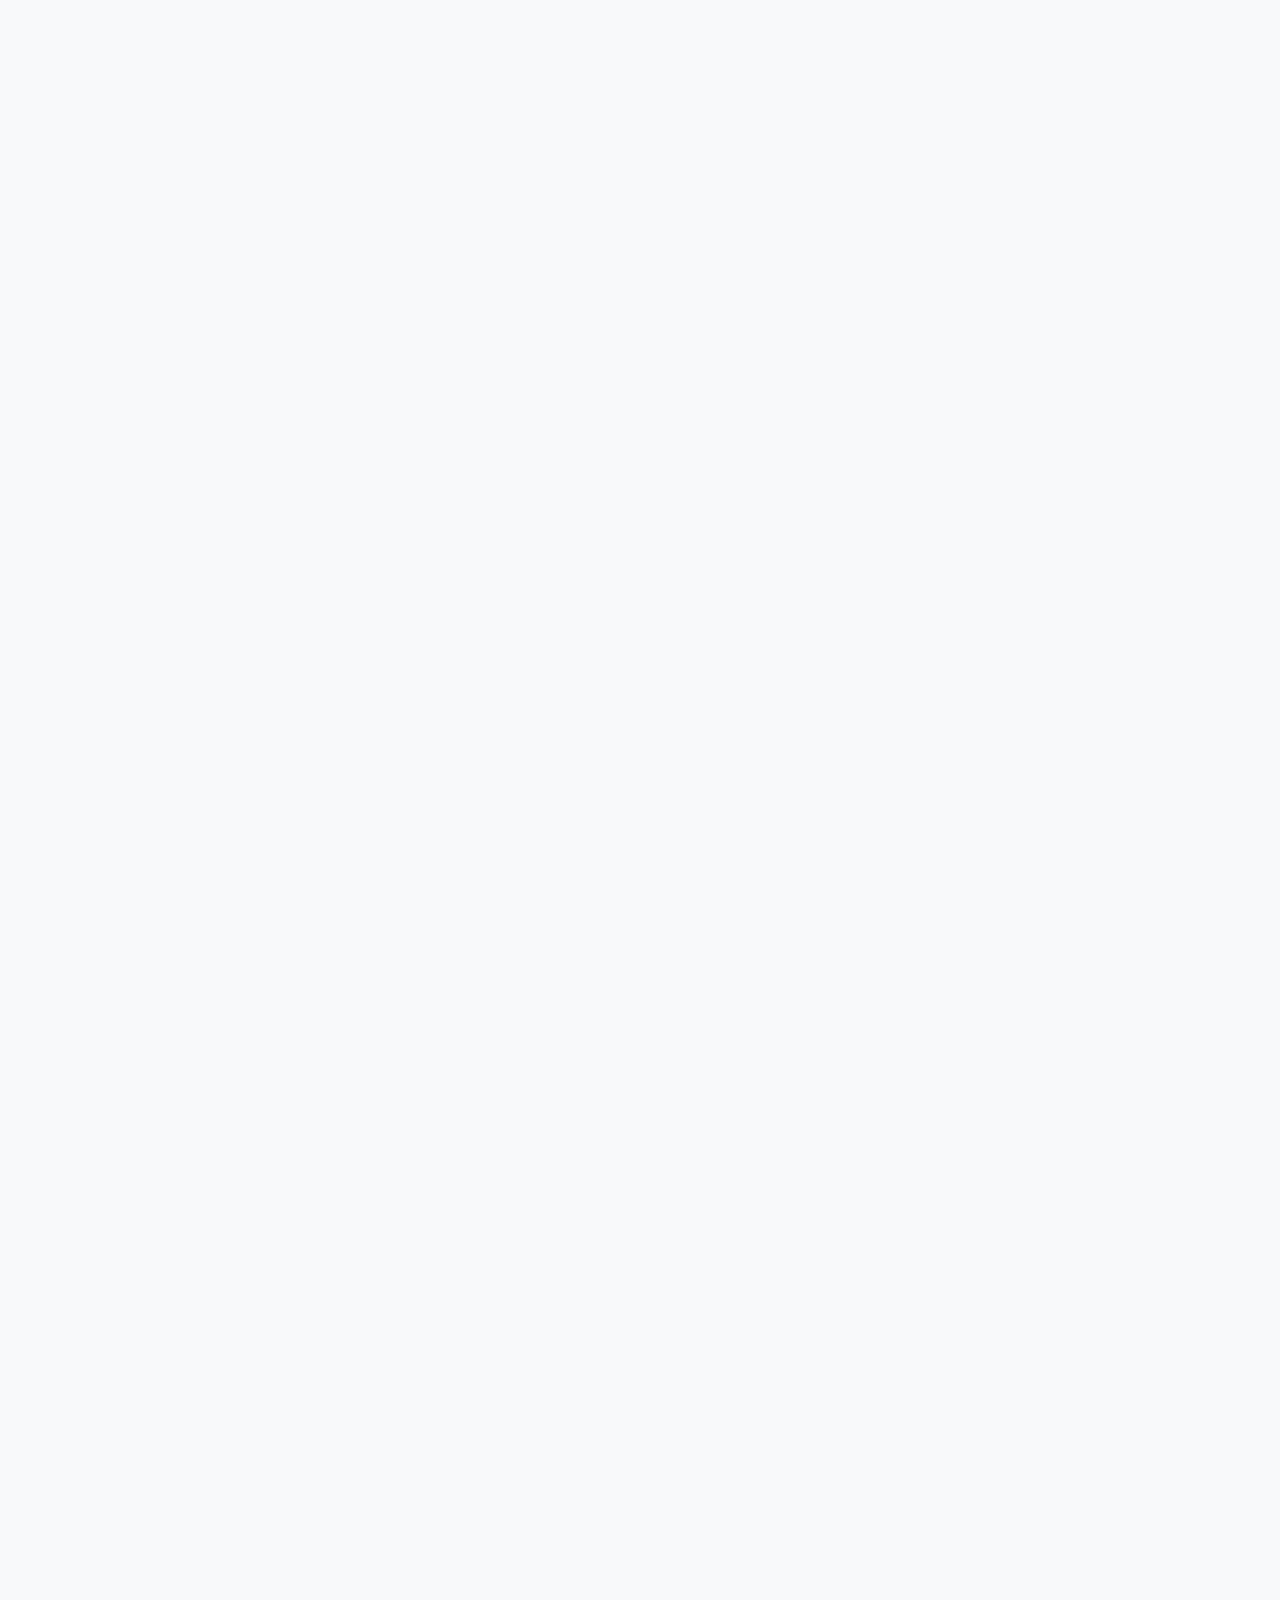
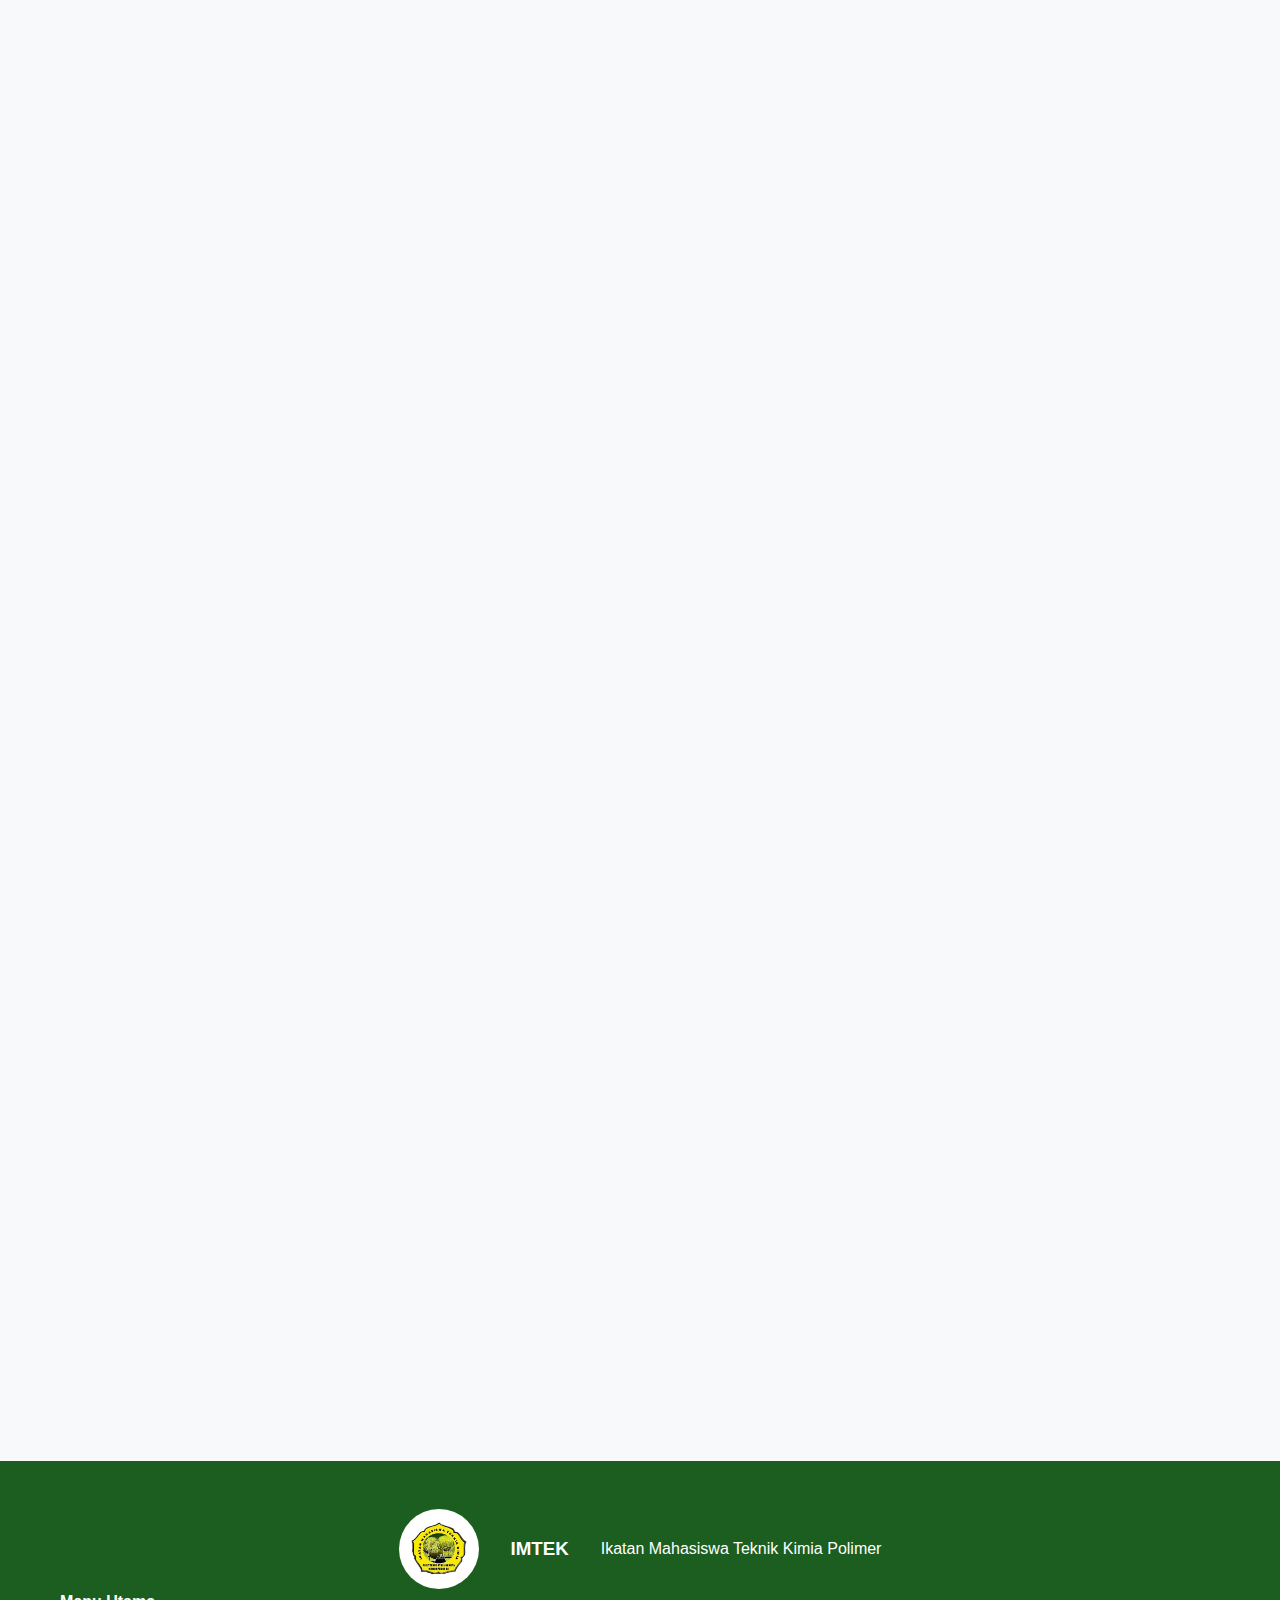
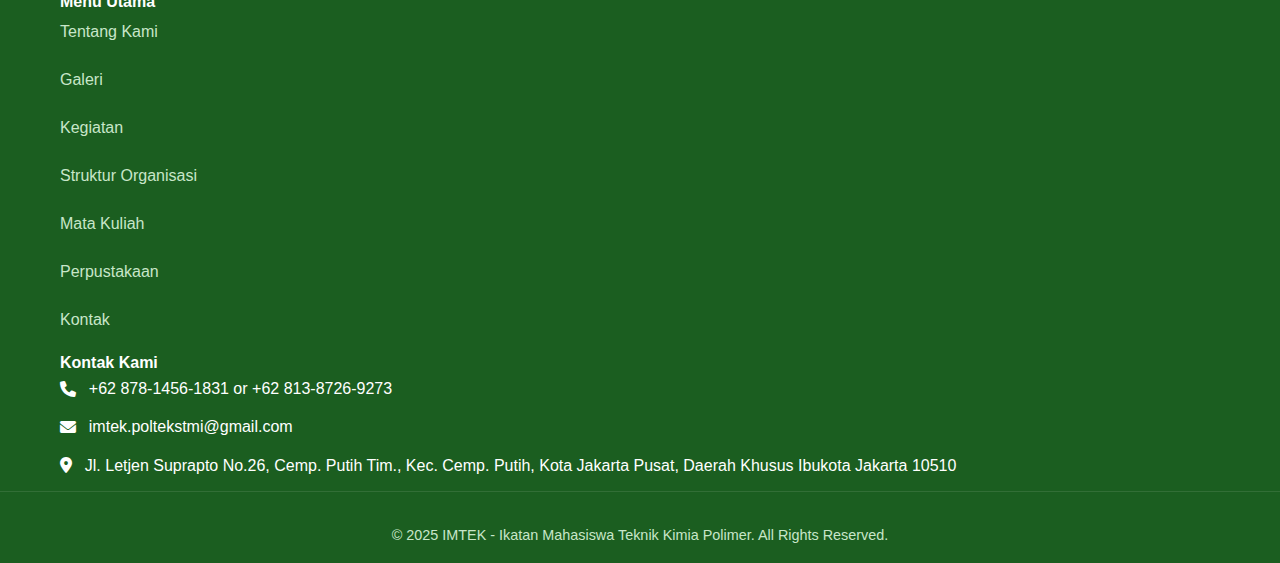
<file: struktur.html>
<!DOCTYPE html>
<html lang="id">
<head>
    <meta charset="UTF-8">
    <meta name="viewport" content="width=device-width, initial-scale=1.0">
    <title>Struktur Organisasi - IMTEK</title>
    <link rel="stylesheet" href="struktur.css">
    <link rel="stylesheet" href="https://cdnjs.cloudflare.com/ajax/libs/font-awesome/6.0.0/css/all.min.css">
</head>
<body>
    <!-- Header -->
    <header class="header">
        <div class="container">
            <div class="header-content">
                <div class="logo-container">
                    <img src="images/images.jpg" alt="Logo Himpunan" class="logo-himpunan">
                    <img src="images/logo-kampus.png" alt="Logo Kampus" class="logo-kampus">
                </div>
                <h1 class="main-title">STRUKTUR ORGANISASI</h1>
                <p class="subtitle">Ikatan Mahasiswa Teknik Kimia Polimer</p>
            </div>
        </div>
    </header>

    <!-- Navigation -->
    <nav class="navigation">
        <div class="container">
            <div class="nav-menu">
                <a href="index.html" class="nav-item"><i class="fas fa-home"></i> Beranda</a>
                <a href="index.html#tentang" class="nav-item"><i class="fas fa-info-circle"></i> Tentang Kami</a>
                <a href="galeri.html" class="nav-item"><i class="fas fa-images"></i> Galeri</a>
                <a href="kegiatan.html" class="nav-item"><i class="fas fa-calendar-alt"></i> Kegiatan</a>
                <a href="#" class="nav-item active"><i class="fas fa-sitemap"></i> Struktur Organisasi</a>
                <a href="matkul.html" class="nav-item"><i class="fas fa-book"></i> Mata Kuliah</a>
                <a href="index.html#perpustakaan" class="nav-item"><i class="fas fa-book-reader"></i> Perpustakaan</a>
                <a href="index.html#kontak" class="nav-item"><i class="fas fa-phone"></i> Kontak</a>
            </div>
        </div>
    </nav>

    <!-- Main Content -->
    <main class="main-content">
        <div class="container">
            <section class="section">
                <div class="section-header">
                    <h2><i class="fas fa-sitemap"></i> Struktur Kepengurusan</h2>
                    <p>Periode 2025/2026</p>
                </div>
                <div class="section-content">
                    <!-- Organizational Chart -->
                    <div class="org-chart-container">
                        <div class="org-chart">
                            <!-- Ketua -->
                            <div class="org-level top-level">
                                <div class="org-node ketua">
                                    <div class="member-photo">
                                        <img src="images/ketum.JPG" alt="Ketua IMTEK">
                                        <div class="member-role">Ketua Umum</div>
                                    </div>
                                    <div class="member-info">
                                        <h3>Budi Santoso</h3>
                                        <p></p>
                                    </div>
                                </div>
                            </div>

                            <!-- Wakil Ketua -->
                            <div class="org-level">
                                <div class="org-node wakil-ketua">
                                    <div class="member-photo">
                                        <img src="images/waketum.JPG" alt="Wakil Ketua IMTEK">
                                        <div class="member-role">Wakil Ketua Umum</div>
                                    </div>
                                    <div class="member-info">
                                        <h3>Siti Aminah</h3>
                                        <p></p>
                                    </div>
                                </div>
                            </div>

                            <!-- Sekretaris & Bendahara -->
                            <div class="org-level dual-level">
                                <div class="org-node-group">
                                    <h4 class="group-title">Sekretaris</h4>
                                    <div class="org-node sekretaris">
                                        <div class="member-photo">
                                            <img src="images/sektum.JPG" alt="Sekretaris 1">
                                            <div class="member-role">Sekretaris Umum</div>
                                        </div>
                                        <div class="member-info">
                                            <h3>Larashani Putri R</h3>
                                            <p></p>
                                        </div>
                                    </div>
                                    <div class="org-node sekretaris">
                                        <div class="member-photo">
                                            <img src="images/staf sektum 1.JPG" alt="Sekretaris 2">
                                            <div class="member-role">Staff Sekretaris Umum</div>
                                        </div>
                                        <div class="member-info">
                                            <h3>Sabitah Al Salwa</h3>
                                            <p></p>
                                        </div>
                                    </div>
                                    <div class="org-node sekretaris">
                                        <div class="member-photo">
                                            <img src="images/staf sektum 2.JPG" alt="Sekretaris 3">
                                            <div class="member-role">Staff Sekretaris Umum</div>
                                        </div>
                                        <div class="member-info">
                                            <h3>Kahla Humaira</h3>
                                            <p></p>
                                        </div>
                                    </div>
                                </div>

                                <div class="org-node-group">
                                    <h4 class="group-title">Bendahara</h4>
                                    <div class="org-node bendahara">
                                        <div class="member-photo">
                                            <img src="images/bendum.JPG" alt="Bendahara 1">
                                            <div class="member-role">Bendahara 1</div>
                                        </div>
                                        <div class="member-info">
                                            <h3>Bunga Sarah Az-Zahra</h3>
                                            <p></p>
                                        </div>
                                    </div>
                                    <div class="org-node bendahara">
                                        <div class="member-photo">
                                            <img src="images/bendum1.JPG" alt="Bendahara 2">
                                            <div class="member-role">Bendahara 2</div>
                                        </div>
                                        <div class="member-info">
                                            <h3>Maritza Aulia Widdhianto</h3>
                                            <p></p>
                                        </div>
                                    </div>
                                    <div class="org-node bendahara">
                                        <div class="member-photo">
                                            <img src="images/bendum2.JPG" alt="Bendahara 3">
                                            <div class="member-role">Bendahara 3</div>
                                        </div>
                                        <div class="member-info">
                                            <h3>Novita Dwi Safitri</h3>
                                            <p></p>
                                        </div>
                                    </div>
                                </div>
                            </div>

                            <!-- Departemen -->
                            <div class="org-level departments-level">
                                <div class="departments-grid">
                                    <div class="department-card" data-dept="psdm">
                                        <div class="dept-header">
                                            <i class="fas fa-users"></i>
                                            <h3>PSDM</h3>
                                            <span class="dept-count">10 Anggota</span>
                                        </div>
                                        <div class="dept-photo">
                                            <img src="images/psdm.JPG" alt="Departemen PSDM">
                                        </div>
                                        <div class="dept-description">
                                            <p>Pengembangan Sumber Daya Mahasiswa</p>
                                        </div>
                                        <button class="view-members-btn" data-dept="psdm">
                                            <i class="fas fa-eye"></i> Lihat Anggota
                                        </button>
                                    </div>

                                    <div class="department-card" data-dept="p3m">
                                        <div class="dept-header">
                                            <i class="fas fa-flask"></i>
                                            <h3>P3M</h3>
                                            <span class="dept-count">10 Anggota</span>
                                        </div>
                                        <div class="dept-photo">
                                            <img src="images/p3m.JPG" alt="Departemen P3M">
                                        </div>
                                        <div class="dept-description">
                                            <p>Pelatihan, Penelitian, dan Pengabdian Masyarakat</p>
                                        </div>
                                        <button class="view-members-btn" data-dept="p3m">
                                            <i class="fas fa-eye"></i> Lihat Anggota
                                        </button>
                                    </div>

                                    <div class="department-card" data-dept="kwo">
                                        <div class="dept-header">
                                            <i class="fas fa-hands-helping"></i>
                                            <h3>KWO</h3>
                                            <span class="dept-count">8 Anggota</span>
                                        </div>
                                        <div class="dept-photo">
                                            <img src="images/kwo.JPG" alt="Departemen KWO">
                                        </div>
                                        <div class="dept-description">
                                            <p>Kewirausahaan dan Olahraga</p>
                                        </div>
                                        <button class="view-members-btn" data-dept="kwo">
                                            <i class="fas fa-eye"></i> Lihat Anggota
                                        </button>
                                    </div>

                                    <div class="department-card" data-dept="infokom">
                                        <div class="dept-header">
                                            <i class="fas fa-bullhorn"></i>
                                            <h3>INFOKOM</h3>
                                            <span class="dept-count">9 Anggota</span>
                                        </div>
                                        <div class="dept-photo">
                                            <img src="images/infokom.JPG" alt="Departemen INFOKOM">
                                        </div>
                                        <div class="dept-description">
                                            <p>Informasi dan Komunikasi</p>
                                        </div>
                                        <button class="view-members-btn" data-dept="infokom">
                                            <i class="fas fa-eye"></i> Lihat Anggota
                                        </button>
                                    </div>

                                    <div class="department-card" data-dept="hal">
                                        <div class="dept-header">
                                            <i class="fas fa-heart"></i>
                                            <h3>HAL</h3>
                                            <span class="dept-count">10 Anggota</span>
                                        </div>
                                        <div class="dept-photo">
                                            <img src="images/hal.JPG" alt="Departemen HAL">
                                        </div>
                                        <div class="dept-description">
                                            <p>Hubungan Alumni dan Lingkungan</p>
                                        </div>
                                        <button class="view-members-btn" data-dept="hal">
                                            <i class="fas fa-eye"></i> Lihat Anggota
                                        </button>
                                    </div>
                                </div>
                            </div>
                        </div>
                    </div>

                    <!-- Department Members Modal -->
                    <div class="modal" id="members-modal">
                        <div class="modal-content">
                            <div class="modal-header">
                                <h3 id="modal-title">Anggota Departemen</h3>
                                <span class="close-modal">&times;</span>
                            </div>
                            <div class="modal-body">
                                <div class="members-grid" id="members-container">
                                    <!-- Anggota akan diisi oleh JavaScript -->
                                </div>
                            </div>
                        </div>
                    </div>

                    <!-- Organization Info -->
                    <div class="org-info">
                        <div class="info-card">
                            <h4><i class="fas fa-info-circle"></i> Informasi Struktur</h4>
                            <p>Struktur organisasi IMTEK periode 2024/2025 terdiri dari 5 departemen dengan total 55 anggota pengurus aktif.</p>
                        </div>
                        <div class="info-stats">
                            <div class="stat-item">
                                <i class="fas fa-user-tie"></i>
                                <span class="stat-number">2</span>
                                <span class="stat-label">Pimpinan</span>
                            </div>
                            <div class="stat-item">
                                <i class="fas fa-users"></i>
                                <span class="stat-number">6</span>
                                <span class="stat-label">Sekretaris & Bendahara</span>
                            </div>
                            <div class="stat-item">
                                <i class="fas fa-building"></i>
                                <span class="stat-number">5</span>
                                <span class="stat-label">Departemen</span>
                            </div>
                            <div class="stat-item">
                                <i class="fas fa-user-friends"></i>
                                <span class="stat-number">55</span>
                                <span class="stat-label">Total Anggota</span>
                            </div>
                        </div>
                    </div>
                </div>
            </section>
        </div>
    </main>

    <!-- Footer -->
    <footer class="footer">
        <div class="container">
            <div class="logo-container">
                    <img src="images/images.jpg" alt="Logo Himpunan" class="logo-himpunan">
                    <h3>IMTEK</h3>
                    <p>Ikatan Mahasiswa Teknik Kimia Polimer</p>
                </div>
                <div class="footer-links">
                    <h4>Menu Utama</h4>
                    <ul>
                        <li><a href="#tentang">Tentang Kami</a></li>
                        <li><a href="galeri.html">Galeri</a></li>
                        <li><a href="kegiatan.html">Kegiatan</a></li>
                        <li><a href="struktur.html">Struktur Organisasi</a></li>
                        <li><a href="matkul.html">Mata Kuliah</a></li>
                        <li><a href="perpustakaan.html">Perpustakaan</a></li>
                        <li><a href="#kontak">Kontak</a></li>
                    </ul>
                </div>
                <div class="footer-contact">
                    <h4>Kontak Kami</h4>
                    <p><i class="fas fa-phone"></i> +62 878-1456-1831 or 
                                        +62 813-8726-9273</p>
                    <p><i class="fas fa-envelope"></i> imtek.poltekstmi@gmail.com</p>
                    <p><i class="fas fa-map-marker-alt"></i> Jl. Letjen Suprapto No.26, Cemp. Putih Tim., Kec. Cemp. Putih, Kota Jakarta Pusat, Daerah Khusus Ibukota Jakarta 10510</p>
                </div>
            </div>
            <div class="footer-bottom">
                <p>&copy; 2025 IMTEK - Ikatan Mahasiswa Teknik Kimia Polimer. All Rights Reserved.</p>
            </div>
        </div>
    </footer>

    <script src="struktur.js"></script>
</body>
</html>
</file>
<file: kegiatan.css>
/* Reset dan Base Styles */
* {
    margin: 0;
    padding: 0;
    box-sizing: border-box;
}

body {
    font-family: 'Segoe UI', Tahoma, Geneva, Verdana, sans-serif;
    line-height: 1.6;
    color: #333;
    background-color: #f8f9fa;
}

.container {
    max-width: 1200px;
    margin: 0 auto;
    padding: 0 20px;
}

/* Warna Utama - Hijau Tua Estetik */
:root {
    --primary-green: #2e7d32;
    --primary-green-dark: #1b5e20;
    --primary-green-light: #4caf50;
    --secondary-green: #81c784;
    --accent-green: #c8e6c9;
    --text-dark: #212121;
    --text-light: #757575;
    --white: #ffffff;
    --light-gray: #f5f5f5;
    --border-color: #e0e0e0;
    --success: #4caf50;
    --warning: #ff9800;
    --danger: #f44336;
    --akademik: #2196f3;
    --olahraga: #ff9800;
    --sosial: #9c27b0;
    --seminar: #f44336;
}

/* Header Styles */
.header {
    background: linear-gradient(135deg, var(--primary-green), var(--primary-green-dark));
    color: var(--white);
    padding: 2rem 0;
    text-align: center;
    box-shadow: 0 2px 10px rgba(0,0,0,0.1);
}

.header-content {
    display: flex;
    flex-direction: column;
    align-items: center;
    gap: 1rem;
}

.logo-container {
    display: flex;
    gap: 2rem;
    align-items: center;
    justify-content: center;
}

.logo-himpunan, .logo-kampus {
    width: 80px;
    height: 80px;
    object-fit: contain;
    background: var(--white);
    border-radius: 50%;
    padding: 10px;
}

.main-title {
    font-size: 3rem;
    font-weight: 700;
    margin: 0;
    letter-spacing: 2px;
}

.subtitle {
    font-size: 1.2rem;
    opacity: 0.9;
    margin: 0;
}

/* Navigation Styles */
.navigation {
    background: var(--white);
    box-shadow: 0 2px 5px rgba(0,0,0,0.1);
    position: relative;
    z-index: 1000;
    margin-top: 1rem;
}

.nav-menu {
    display: flex;
    flex-wrap: wrap;
    justify-content: center;
    gap: 1rem;
    padding: 0;
    margin: 1rem 0;
    overflow-x: auto;
    -webkit-overflow-scrolling: touch;
}

.nav-item {
    text-decoration: none;
    color: var(--primary-green);
    padding: 0.5rem 1rem;
    border-radius: 25px;
    font-weight: 600;
    transition: all 0.3s ease;
    display: flex;
    align-items: center;
    gap: 0.5rem;
    white-space: nowrap;
    flex-shrink: 0;
}

.nav-item:hover, .nav-item.active {
    background: var(--primary-green);
    color: var(--white);
    transform: translateY(-2px);
}

/* Main Content */
.main-content {
    padding: 2rem 0;
}

.section {
    background: var(--white);
    border-radius: 15px;
    box-shadow: 0 5px 15px rgba(0,0,0,0.08);
    overflow: hidden;
}

.section-header {
    background: linear-gradient(to right, var(--primary-green), var(--primary-green-light));
    color: var(--white);
    padding: 1.5rem;
    border-bottom: 3px solid var(--primary-green-dark);
    text-align: center;
}

.section-header h2 {
    margin: 0;
    font-size: 2rem;
    display: flex;
    align-items: center;
    justify-content: center;
    gap: 1rem;
}

.section-header p {
    margin-top: 0.5rem;
    opacity: 0.9;
    font-size: 1.1rem;
}

.section-content {
    padding: 2rem;
}

/* Category Filter */
.category-filter {
    display: flex;
    flex-wrap: wrap;
    gap: 0.8rem;
    margin-bottom: 2rem;
    justify-content: center;
}

.category-btn {
    padding: 0.6rem 1.2rem;
    border: 2px solid var(--border-color);
    background: var(--white);
    color: var(--text-light);
    border-radius: 25px;
    cursor: pointer;
    font-weight: 600;
    transition: all 0.3s ease;
}

.category-btn:hover, .category-btn.active {
    background: var(--primary-green);
    color: var(--white);
    border-color: var(--primary-green);
    transform: translateY(-2px);
}

/* Activities Grid */
.activities-grid {
    display: grid;
    grid-template-columns: repeat(auto-fit, minmax(350px, 1fr));
    gap: 2rem;
    margin-bottom: 2rem;
}

/* Activity Card */
.activity-card {
    background: var(--white);
    border-radius: 15px;
    overflow: hidden;
    box-shadow: 0 5px 15px rgba(0,0,0,0.1);
    transition: all 0.3s ease;
    display: flex;
    flex-direction: column;
    height: 100%;
}

.activity-card:hover {
    transform: translateY(-5px);
    box-shadow: 0 10px 25px rgba(0,0,0,0.15);
}

.activity-image {
    position: relative;
    height: 200px;
    overflow: hidden;
}

.activity-image img {
    width: 100%;
    height: 100%;
    object-fit: cover;
    transition: transform 0.3s ease;
}

.activity-card:hover .activity-image img {
    transform: scale(1.05);
}

.activity-date {
    position: absolute;
    top: 15px;
    left: 15px;
    background: var(--white);
    color: var(--primary-green);
    padding: 0.8rem;
    border-radius: 10px;
    text-align: center;
    box-shadow: 0 3px 10px rgba(0,0,0,0.2);
    z-index: 2;
}

.activity-date .day {
    font-size: 1.5rem;
    font-weight: 700;
    display: block;
    line-height: 1;
}

.activity-date .month {
    font-size: 0.9rem;
    font-weight: 600;
    text-transform: uppercase;
    display: block;
    line-height: 1.2;
}

.activity-date .year {
    font-size: 0.8rem;
    font-weight: 500;
    display: block;
}

.activity-category {
    position: absolute;
    top: 15px;
    right: 15px;
    padding: 0.5rem 1rem;
    border-radius: 20px;
    font-size: 0.8rem;
    font-weight: 600;
    color: var(--white);
    text-transform: uppercase;
    z-index: 2;
}

.activity-category.akademik {
    background: var(--akademik);
}

.activity-category.olahraga {
    background: var(--olahraga);
}

.activity-category.sosial {
    background: var(--sosial);
}

.activity-category.seminar {
    background: var(--seminar);
}

.activity-content {
    padding: 1.5rem;
    flex: 1;
    display: flex;
    flex-direction: column;
}

.activity-content h3 {
    color: var(--primary-green);
    margin-bottom: 1rem;
    font-size: 1.3rem;
    line-height: 1.3;
}

.activity-content p {
    color: var(--text-light);
    margin-bottom: 1.5rem;
    line-height: 1.6;
    flex: 1;
}

.activity-meta {
    display: flex;
    flex-direction: column;
    gap: 0.5rem;
    margin-bottom: 1.5rem;
}

.activity-meta span {
    display: flex;
    align-items: center;
    gap: 0.5rem;
    color: var(--text-light);
    font-size: 0.9rem;
}

/* Buttons */
.btn-primary {
    display: inline-block;
    padding: 0.8rem 1.5rem;
    background: var(--primary-green);
    color: var(--white);
    border-radius: 25px;
    text-decoration: none;
    font-weight: 600;
    transition: all 0.3s ease;
    border: none;
    cursor: pointer;
    text-align: center;
    align-self: flex-start;
    margin-top: auto;
}

.btn-primary:hover {
    background: var(--primary-green-dark);
    transform: translateY(-2px);
    box-shadow: 0 5px 15px rgba(46, 125, 50, 0.3);
}

/* Pagination */
.pagination {
    display: flex;
    justify-content: center;
    gap: 0.5rem;
    margin-top: 2rem;
}

.page-btn {
    padding: 0.6rem 1.2rem;
    border: 2px solid var(--border-color);
    background: var(--white);
    color: var(--text-light);
    border-radius: 8px;
    cursor: pointer;
    font-weight: 600;
    transition: all 0.3s ease;
}

.page-btn:hover, .page-btn.active {
    background: var(--primary-green);
    color: var(--white);
    border-color: var(--primary-green);
}

/* Footer */
.footer {
    background: var(--primary-green-dark);
    color: var(--white);
    padding: 3rem 0 1rem;
}

.footer-content {
    display: grid;
    grid-template-columns: repeat(auto-fit, minmax(250px, 1fr));
    gap: 2rem;
    margin-bottom: 2rem;
}

.footer-logo {
    text-align: center;
}

.footer-logo-img {
    width: 70px;
    height: 70px;
    object-fit: contain;
    margin-bottom: 1rem;
    filter: brightness(0) invert(1);
}

.footer-links ul {
    list-style: none;
    padding: 0;
}

.footer-links ul li {
    margin-bottom: 0.8rem;
}

.footer-links ul li a {
    color: var(--accent-green);
    text-decoration: none;
    transition: color 0.3s ease;
    display: block;
    padding: 0.3rem 0;
}

.footer-links ul li a:hover {
    color: var(--white);
    transform: translateX(5px);
}

.footer-contact p {
    display: flex;
    align-items: center;
    gap: 0.8rem;
    margin-bottom: 0.8rem;
}

.footer-bottom {
    text-align: center;
    padding-top: 2rem;
    border-top: 1px solid rgba(255,255,255,0.1);
    color: var(--accent-green);
    font-size: 0.9rem;
}

/* Responsive Design */
@media (max-width: 768px) {
    .main-title {
        font-size: 2rem;
    }
    
    .subtitle {
        font-size: 1rem;
    }
    
    .logo-himpunan, .logo-kampus {
        width: 60px;
        height: 60px;
    }
    
    .nav-menu {
        flex-direction: column;
        align-items: center;
        gap: 0.5rem;
        padding: 0.5rem 0;
    }
    
    .section-header h2 {
        font-size: 1.5rem;
    }
    
    .activities-grid {
        grid-template-columns: 1fr;
    }
    
    .activity-image {
        height: 180px;
    }
    
    .category-filter {
        justify-content: flex-start;
        overflow-x: auto;
        padding-bottom: 0.5rem;
    }
    
    .category-btn {
        white-space: nowrap;
    }
}

@media (max-width: 480px) {
    .container {
        padding: 0 15px;
    }
    
    .main-title {
        font-size: 1.8rem;
    }
    
    .section-content {
        padding: 1.5rem;
    }
    
    .activity-date {
        padding: 0.6rem;
    }
    
    .activity-date .day {
        font-size: 1.2rem;
    }
}
</file>
<file: mata-kuliah.css>
/* Reset dan Base Styles */
* {
    margin: 0;
    padding: 0;
    box-sizing: border-box;
}

body {
    font-family: 'Segoe UI', Tahoma, Geneva, Verdana, sans-serif;
    line-height: 1.6;
    color: #333;
    background-color: #f8f9fa;
}

.container {
    max-width: 1200px;
    margin: 0 auto;
    padding: 0 20px;
}

/* Warna Utama */
:root {
    --primary-green: #2e7d32;
    --primary-green-dark: #1b5e20;
    --primary-green-light: #4caf50;
    --secondary-green: #81c784;
    --accent-green: #c8e6c9;
    --text-dark: #212121;
    --text-light: #757575;
    --white: #ffffff;
    --light-gray: #f5f5f5;
    --border-color: #e0e0e0;
    --status-wajib: #2196f3;
    --status-pilihan: #ff9800;
}

/* Header Styles */
.header {
    background: linear-gradient(135deg, var(--primary-green), var(--primary-green-dark));
    color: var(--white);
    padding: 2rem 0;
    text-align: center;
    box-shadow: 0 2px 10px rgba(0,0,0,0.1);
}

.header-content {
    display: flex;
    flex-direction: column;
    align-items: center;
    gap: 1rem;
}

.logo-container {
    display: flex;
    gap: 2rem;
    align-items: center;
    justify-content: center;
}

.logo-himpunan, .logo-kampus {
    width: 80px;
    height: 80px;
    object-fit: contain;
    background: var(--white);
    border-radius: 50%;
    padding: 10px;
}

.main-title {
    font-size: 3rem;
    font-weight: 700;
    margin: 0;
    letter-spacing: 2px;
}

.subtitle {
    font-size: 1.2rem;
    opacity: 0.9;
    margin: 0;
}

/* Navigation Styles */
.navigation {
    background: var(--white);
    box-shadow: 0 2px 5px rgba(0,0,0,0.1);
    position: relative;
    z-index: 1000;
    padding: 0;
    border-bottom: 1px solid var(--border-color);
}

.nav-menu {
    display: flex;
    flex-wrap: wrap;
    justify-content: center;
    gap: 1rem;
    padding: 0;
    margin: 1rem 0;
    overflow-x: auto;
    -webkit-overflow-scrolling: touch;
    white-space: nowrap;
}

.nav-item {
    text-decoration: none;
    color: var(--primary-green);
    padding: 0.5rem 1rem;
    border-radius: 25px;
    font-weight: 600;
    transition: all 0.3s ease;
    display: flex;
    align-items: center;
    gap: 0.5rem;
    white-space: nowrap;
    flex-shrink: 0;
}

.nav-item:hover, .nav-item.active {
    background: var(--primary-green);
    color: var(--white);
    transform: translateY(-2px);
}

/* Main Content */
.main-content {
    padding: 2rem 0;
}

.section {
    background: var(--white);
    border-radius: 15px;
    box-shadow: 0 5px 15px rgba(0,0,0,0.08);
    overflow: hidden;
}

.section-header {
    background: linear-gradient(to right, var(--primary-green), var(--primary-green-light));
    color: var(--white);
    padding: 1.5rem;
    border-bottom: 3px solid var(--primary-green-dark);
    text-align: center;
}

.section-header h2 {
    margin: 0;
    font-size: 2rem;
    display: flex;
    align-items: center;
    justify-content: center;
    gap: 1rem;
}

.section-header p {
    margin-top: 0.5rem;
    opacity: 0.9;
    font-size: 1.1rem;
}

.section-content {
    padding: 2rem;
}

/* Semester Selector */
.semester-selector {
    margin-bottom: 2rem;
}

.semester-grid {
    display: grid;
    grid-template-columns: repeat(auto-fit, minmax(150px, 1fr));
    gap: 1rem;
    max-width: 800px;
    margin: 0 auto;
}

.semester-btn {
    padding: 1.5rem;
    border: 2px solid var(--primary-green);
    background: var(--white);
    color: var(--primary-green);
    border-radius: 15px;
    cursor: pointer;
    font-weight: 600;
    transition: all 0.3s ease;
    display: flex;
    flex-direction: column;
    align-items: center;
    gap: 0.5rem;
}

.semester-btn:hover, .semester-btn.active {
    background: var(--primary-green);
    color: var(--white);
    transform: translateY(-3px);
    box-shadow: 0 5px 15px rgba(46, 125, 50, 0.3);
}

.semester-btn i {
    font-size: 2rem;
}

/* Semester Content */
.semester-content {
    display: none;
}

.semester-content.active {
    display: block;
    animation: fadeIn 0.5s ease;
}

@keyframes fadeIn {
    from { opacity: 0; transform: translateY(20px); }
    to { opacity: 1; transform: translateY(0); }
}

.semester-info {
    text-align: center;
    margin-bottom: 2rem;
    padding: 1rem;
    background: var(--accent-green);
    border-radius: 10px;
}

.semester-info h3 {
    color: var(--primary-green);
    font-size: 1.5rem;
    margin-bottom: 0.5rem;
}

/* Courses Table */
.courses-table {
    overflow-x: auto;
}

table {
    width: 100%;
    border-collapse: collapse;
    background: var(--white);
    border-radius: 10px;
    overflow: hidden;
    box-shadow: 0 3px 10px rgba(0,0,0,0.1);
}

th, td {
    padding: 1rem;
    text-align: left;
    border-bottom: 1px solid var(--border-color);
}

th {
    background: var(--primary-green);
    color: var(--white);
    font-weight: 600;
    text-align: center;
}

th:first-child, td:first-child {
    text-align: center;
}

th:last-child, td:last-child {
    text-align: center;
}

tr:nth-child(even) {
    background: var(--light-gray);
}

tr:hover {
    background: var(--accent-green);
    transform: scale(1.01);
    transition: all 0.2s ease;
}

/* Status Badges */
.status {
    padding: 0.3rem 0.8rem;
    border-radius: 20px;
    font-size: 0.8rem;
    font-weight: 600;
    text-transform: uppercase;
}

.status.wajib {
    background: var(--status-wajib);
    color: var(--white);
}

.status.pilihan {
    background: var(--status-pilihan);
    color: var(--white);
}

/* Additional Info */
.additional-info {
    display: grid;
    grid-template-columns: repeat(auto-fit, minmax(300px, 1fr));
    gap: 2rem;
    margin-top: 2rem;
    padding-top: 2rem;
    border-top: 1px solid var(--border-color);
}

.info-card {
    background: var(--light-gray);
    padding: 1.5rem;
    border-radius: 10px;
}

.info-card h4 {
    color: var(--primary-green);
    margin-bottom: 1rem;
    display: flex;
    align-items: center;
    gap: 0.5rem;
}

.info-card ul {
    list-style: none;
    padding-left: 0;
}

.info-card ul li {
    padding: 0.5rem 0;
    position: relative;
    padding-left: 1.5rem;
}

.info-card ul li:before {
    content: "•";
    color: var(--primary-green);
    font-weight: bold;
    position: absolute;
    left: 0;
}

.info-card p {
    margin-bottom: 1rem;
    color: var(--text-light);
}

/* Buttons */
.btn-primary, .btn-secondary {
    display: inline-block;
    padding: 0.8rem 1.5rem;
    border-radius: 25px;
    text-decoration: none;
    font-weight: 600;
    transition: all 0.3s ease;
    border: none;
    cursor: pointer;
    text-align: center;
    margin: 0.5rem;
    display: block;
    width: 100%;
}

.btn-primary {
    background: var(--primary-green);
    color: var(--white);
}

.btn-primary:hover {
    background: var(--primary-green-dark);
    transform: translateY(-2px);
    box-shadow: 0 5px 15px rgba(46, 125, 50, 0.3);
}

.btn-secondary {
    background: transparent;
    color: var(--primary-green);
    border: 2px solid var(--primary-green);
}

.btn-secondary:hover {
    background: var(--primary-green);
    color: var(--white);
}

/* Footer */
.footer {
    background: var(--primary-green-dark);
    color: var(--white);
    padding: 3rem 0 1rem;
}

.footer-content {
    display: grid;
    grid-template-columns: repeat(auto-fit, minmax(250px, 1fr));
    gap: 2rem;
    margin-bottom: 2rem;
}

.footer-logo {
    text-align: center;
}

.footer-logo-img {
    width: 60px;
    height: 60px;
    object-fit: contain;
    margin-bottom: 1rem;
}

.footer-links ul {
    list-style: none;
    padding: 0;
}

.footer-links ul li {
    margin-bottom: 0.5rem;
}

.footer-links ul li a {
    color: var(--accent-green);
    text-decoration: none;
    transition: color 0.3s ease;
}

.footer-links ul li a:hover {
    color: var(--white);
}

.footer-contact p {
    display: flex;
    align-items: center;
    gap: 0.5rem;
    margin-bottom: 0.5rem;
}

.footer-bottom {
    text-align: center;
    padding-top: 2rem;
    border-top: 1px solid rgba(255,255,255,0.1);
    color: var(--accent-green);
}

/* Responsive Design */
@media (max-width: 768px) {
    .main-title {
        font-size: 2rem;
    }
    
    .subtitle {
        font-size: 1rem;
    }
    
    .logo-himpunan, .logo-kampus {
        width: 60px;
        height: 60px;
    }
    
    .nav-menu {
        flex-direction: column;
        align-items: center;
    }
    
    .section-header h2 {
        font-size: 1.5rem;
    }
    
    .semester-grid {
        grid-template-columns: repeat(2, 1fr);
    }
    
    .additional-info {
        grid-template-columns: 1fr;
    }
    
    th, td {
        padding: 0.7rem;
        font-size: 0.9rem;
    }
}

@media (max-width: 480px) {
    .container {
        padding: 0 15px;
    }
    
    .semester-grid {
        grid-template-columns: 1fr;
    }
    
    .section-content {
        padding: 1.5rem;
    }
    
    .semester-btn {
        padding: 1rem;
    }
    
    .semester-btn i {
        font-size: 1.5rem;
    }
}
</file>
<file: struktur.css>
/* Reset dan Base Styles */
* {
    margin: 0;
    padding: 0;
    box-sizing: border-box;
}

body {
    font-family: 'Segoe UI', Tahoma, Geneva, Verdana, sans-serif;
    line-height: 1.6;
    color: #333;
    background-color: #f8f9fa;
}

.container {
    max-width: 1200px;
    margin: 0 auto;
    padding: 0 20px;
}

/* Warna Utama - Hijau Tua Estetik */
:root {
    --primary-green: #2e7d32;
    --primary-green-dark: #1b5e20;
    --primary-green-light: #4caf50;
    --secondary-green: #81c784;
    --accent-green: #c8e6c9;
    --text-dark: #212121;
    --text-light: #757575;
    --white: #ffffff;
    --light-gray: #f5f5f5;
    --border-color: #e0e0e0;
    --success: #4caf50;
    --warning: #ff9800;
    --danger: #f44336;
    --psdm: #2196f3;
    --p3m: #9c27b0;
    --kwo: #ff9800;
    --infokom: #f44336;
    --hal: #4caf50;
}

/* Header Styles */
.header {
    background: linear-gradient(135deg, var(--primary-green), var(--primary-green-dark));
    color: var(--white);
    padding: 2rem 0;
    text-align: center;
    box-shadow: 0 2px 10px rgba(0,0,0,0.1);
}

.header-content {
    display: flex;
    flex-direction: column;
    align-items: center;
    gap: 1rem;
}

.logo-container {
    display: flex;
    gap: 2rem;
    align-items: center;
    justify-content: center;
}

.logo-himpunan, .logo-kampus {
    width: 80px;
    height: 80px;
    object-fit: contain;
    background: var(--white);
    border-radius: 50%;
    padding: 10px;
}

.main-title {
    font-size: 3rem;
    font-weight: 700;
    margin: 0;
    letter-spacing: 2px;
}

.subtitle {
    font-size: 1.2rem;
    opacity: 0.9;
    margin: 0;
}

/* Navigation Styles */
.navigation {
    background: var(--white);
    box-shadow: 0 2px 5px rgba(0,0,0,0.1);
    position: relative;
    z-index: 1000;
    margin-top: 1rem;
}

.nav-menu {
    display: flex;
    flex-wrap: wrap;
    justify-content: center;
    gap: 1rem;
    padding: 0;
    margin: 1rem 0;
    overflow-x: auto;
    -webkit-overflow-scrolling: touch;
}

.nav-item {
    text-decoration: none;
    color: var(--primary-green);
    padding: 0.5rem 1rem;
    border-radius: 25px;
    font-weight: 600;
    transition: all 0.3s ease;
    display: flex;
    align-items: center;
    gap: 0.5rem;
    white-space: nowrap;
    flex-shrink: 0;
}

.nav-item:hover, .nav-item.active {
    background: var(--primary-green);
    color: var(--white);
    transform: translateY(-2px);
}

/* Main Content */
.main-content {
    padding: 2rem 0;
}

.section {
    background: var(--white);
    border-radius: 15px;
    box-shadow: 0 5px 15px rgba(0,0,0,0.08);
    overflow: hidden;
}

.section-header {
    background: linear-gradient(to right, var(--primary-green), var(--primary-green-light));
    color: var(--white);
    padding: 1.5rem;
    border-bottom: 3px solid var(--primary-green-dark);
    text-align: center;
}

.section-header h2 {
    margin: 0;
    font-size: 2rem;
    display: flex;
    align-items: center;
    justify-content: center;
    gap: 1rem;
}

.section-header p {
    margin-top: 0.5rem;
    opacity: 0.9;
    font-size: 1.1rem;
}

.section-content {
    padding: 2rem;
}

/* Organizational Chart */
.org-chart-container {
    overflow-x: auto;
    padding: 1rem 0;
}

.org-chart {
    min-width: 800px;
    padding: 2rem 0;
}

.org-level {
    display: flex;
    justify-content: center;
    margin-bottom: 3rem;
    position: relative;
}

.org-level.top-level {
    margin-bottom: 2rem;
}

.org-level.dual-level {
    justify-content: space-around;
    flex-wrap: wrap;
    gap: 2rem;
}

.org-node-group {
    display: flex;
    flex-direction: column;
    align-items: center;
    gap: 1.5rem;
}

.group-title {
    color: var(--primary-green);
    margin-bottom: 1rem;
    font-size: 1.2rem;
    text-align: center;
}

.org-node {
    background: var(--white);
    border-radius: 15px;
    padding: 1.5rem;
    box-shadow: 0 5px 15px rgba(0,0,0,0.1);
    text-align: center;
    transition: all 0.3s ease;
    min-width: 200px;
    border: 2px solid var(--border-color);
}

.org-node:hover {
    transform: translateY(-5px);
    box-shadow: 0 10px 25px rgba(0,0,0,0.15);
}

.org-node.ketua {
    border-color: var(--primary-green);
    background: linear-gradient(135deg, var(--accent-green), var(--white));
}

.org-node.wakil-ketua {
    border-color: var(--secondary-green);
    background: linear-gradient(135deg, var(--secondary-green), var(--white));
    opacity: 0.9;
}

.org-node.sekretaris {
    border-color: var(--psdm);
    background: linear-gradient(135deg, rgba(33, 150, 243, 0.1), var(--white));
}

.org-node.bendahara {
    border-color: var(--p3m);
    background: linear-gradient(135deg, rgba(156, 39, 176, 0.1), var(--white));
}

.member-photo {
    position: relative;
    margin-bottom: 1rem;
}

.member-photo img {
    width: 100px;
    height: 100px;
    object-fit: cover;
    border-radius: 50%;
    border: 3px solid var(--border-color);
    box-shadow: 0 3px 10px rgba(0,0,0,0.1);
}

.member-role {
    position: absolute;
    bottom: -10px;
    left: 50%;
    transform: translateX(-50%);
    background: var(--primary-green);
    color: var(--white);
    padding: 0.3rem 0.8rem;
    border-radius: 20px;
    font-size: 0.8rem;
    font-weight: 600;
    white-space: nowrap;
}

.member-info h3 {
    color: var(--primary-green);
    margin-bottom: 0.5rem;
    font-size: 1.1rem;
}

.member-info p {
    color: var(--text-light);
    font-size: 0.9rem;
}

/* Departments Level */
.departments-level {
    margin-top: 2rem;
}

.departments-grid {
    display: grid;
    grid-template-columns: repeat(auto-fit, minmax(250px, 1fr));
    gap: 2rem;
    justify-content: center;
}

.department-card {
    background: var(--white);
    border-radius: 15px;
    overflow: hidden;
    box-shadow: 0 5px 15px rgba(0,0,0,0.1);
    transition: all 0.3s ease;
    border: 2px solid var(--border-color);
}

.department-card:hover {
    transform: translateY(-5px);
    box-shadow: 0 10px 25px rgba(0,0,0,0.15);
}

.dept-header {
    padding: 1.5rem 1rem 1rem;
    text-align: center;
    background: var(--accent-green);
    color: var(--primary-green);
}

.dept-header i {
    font-size: 2rem;
    margin-bottom: 0.5rem;
}

.dept-header h3 {
    margin-bottom: 0.5rem;
    font-size: 1.3rem;
}

.dept-count {
    background: var(--primary-green);
    color: var(--white);
    padding: 0.2rem 0.8rem;
    border-radius: 20px;
    font-size: 0.8rem;
    font-weight: 600;
}

.dept-photo {
    height: 150px;
    overflow: hidden;
}

.dept-photo img {
    width: 100%;
    height: 100%;
    object-fit: cover;
    transition: transform 0.3s ease;
}

.department-card:hover .dept-photo img {
    transform: scale(1.05);
}

.dept-description {
    padding: 1rem;
    text-align: center;
}

.dept-description p {
    color: var(--text-light);
    font-size: 0.9rem;
    margin: 0;
}

.view-members-btn {
    width: 100%;
    padding: 1rem;
    background: var(--primary-green);
    color: var(--white);
    border: none;
    cursor: pointer;
    font-weight: 600;
    transition: all 0.3s ease;
}

.view-members-btn:hover {
    background: var(--primary-green-dark);
    transform: translateY(-2px);
}

/* Modal */
.modal {
    display: none;
    position: fixed;
    z-index: 2000;
    left: 0;
    top: 0;
    width: 100%;
    height: 100%;
    background-color: rgba(0,0,0,0.8);
    animation: fadeIn 0.3s ease;
}

.modal-content {
    background-color: var(--white);
    margin: 5% auto;
    padding: 0;
    border-radius: 15px;
    width: 90%;
    max-width: 900px;
    max-height: 80vh;
    overflow: hidden;
    box-shadow: 0 10px 30px rgba(0,0,0,0.3);
}

.modal-header {
    background: linear-gradient(to right, var(--primary-green), var(--primary-green-light));
    color: var(--white);
    padding: 1.5rem;
    display: flex;
    justify-content: space-between;
    align-items: center;
}

.modal-header h3 {
    margin: 0;
    font-size: 1.5rem;
}

.close-modal {
    color: var(--white);
    font-size: 2rem;
    font-weight: bold;
    cursor: pointer;
    transition: color 0.3s ease;
}

.close-modal:hover {
    color: var(--accent-green);
}

.modal-body {
    padding: 2rem;
    max-height: 60vh;
    overflow-y: auto;
}

.members-grid {
    display: grid;
    grid-template-columns: repeat(auto-fill, minmax(180px, 1fr));
    gap: 1.5rem;
}

.member-item {
    text-align: center;
    background: var(--light-gray);
    border-radius: 10px;
    padding: 1rem;
    transition: all 0.3s ease;
}

.member-item:hover {
    transform: translateY(-3px);
    box-shadow: 0 5px 15px rgba(0,0,0,0.1);
}

.member-item img {
    width: 80px;
    height: 80px;
    object-fit: cover;
    border-radius: 50%;
    border: 3px solid var(--border-color);
    margin-bottom: 1rem;
}

.member-item h4 {
    color: var(--primary-green);
    margin-bottom: 0.3rem;
    font-size: 1rem;
}

.member-item p {
    color: var(--text-light);
    font-size: 0.8rem;
    margin: 0;
}

/* Organization Info */
.org-info {
    margin-top: 3rem;
    padding-top: 2rem;
    border-top: 1px solid var(--border-color);
}

.info-card {
    background: var(--accent-green);
    padding: 1.5rem;
    border-radius: 15px;
    margin-bottom: 2rem;
}

.info-card h4 {
    color: var(--primary-green);
    margin-bottom: 1rem;
    display: flex;
    align-items: center;
    gap: 0.5rem;
}

.info-stats {
    display: grid;
    grid-template-columns: repeat(auto-fit, minmax(150px, 1fr));
    gap: 1.5rem;
}

.stat-item {
    text-align: center;
    padding: 1rem;
    background: var(--white);
    border-radius: 10px;
    box-shadow: 0 3px 10px rgba(0,0,0,0.1);
    transition: transform 0.3s ease;
}

.stat-item:hover {
    transform: translateY(-3px);
}

.stat-item i {
    font-size: 2rem;
    color: var(--primary-green);
    margin-bottom: 1rem;
}

.stat-number {
    display: block;
    font-size: 1.8rem;
    font-weight: 700;
    color: var(--primary-green);
    margin-bottom: 0.5rem;
}

.stat-label {
    color: var(--text-light);
    font-size: 0.9rem;
}

/* Footer */
.footer {
    background: var(--primary-green-dark);
    color: var(--white);
    padding: 3rem 0 1rem;
}

.footer-content {
    display: grid;
    grid-template-columns: repeat(auto-fit, minmax(250px, 1fr));
    gap: 2rem;
    margin-bottom: 2rem;
}

.footer-logo {
    text-align: center;
}

.footer-logo-img {
    width: 70px;
    height: 70px;
    object-fit: contain;
    margin-bottom: 1rem;
    filter: brightness(0) invert(1);
}

.footer-links ul {
    list-style: none;
    padding: 0;
}

.footer-links ul li {
    margin-bottom: 0.8rem;
}

.footer-links ul li a {
    color: var(--accent-green);
    text-decoration: none;
    transition: color 0.3s ease;
    display: block;
    padding: 0.3rem 0;
}

.footer-links ul li a:hover {
    color: var(--white);
    transform: translateX(5px);
}

.footer-contact p {
    display: flex;
    align-items: center;
    gap: 0.8rem;
    margin-bottom: 0.8rem;
}

.footer-bottom {
    text-align: center;
    padding-top: 2rem;
    border-top: 1px solid rgba(255,255,255,0.1);
    color: var(--accent-green);
    font-size: 0.9rem;
}

/* Animations */
@keyframes fadeIn {
    from { opacity: 0; }
    to { opacity: 1; }
}

@keyframes slideIn {
    from { transform: translateY(20px); opacity: 0; }
    to { transform: translateY(0); opacity: 1; }
}

.org-node, .department-card, .stat-item {
    animation: slideIn 0.5s ease forwards;
}

/* Responsive Design */
@media (max-width: 992px) {
    .org-chart {
        min-width: 600px;
    }
    
    .departments-grid {
        grid-template-columns: repeat(auto-fit, minmax(200px, 1fr));
    }
    
    .members-grid {
        grid-template-columns: repeat(auto-fill, minmax(150px, 1fr));
    }
}

@media (max-width: 768px) {
    .main-title {
        font-size: 2rem;
    }
    
    .subtitle {
        font-size: 1rem;
    }
    
    .logo-himpunan, .logo-kampus {
        width: 60px;
        height: 60px;
    }
    
    .nav-menu {
        flex-direction: column;
        align-items: center;
        gap: 0.5rem;
        padding: 0.5rem 0;
    }
    
    .section-header h2 {
        font-size: 1.5rem;
    }
    
    .org-chart {
        min-width: 100%;
    }
    
    .org-level {
        flex-direction: column;
        align-items: center;
        gap: 1.5rem;
    }
    
    .org-level.dual-level {
        gap: 2rem;
    }
    
    .org-node-group {
        width: 100%;
        align-items: center;
    }
    
    .departments-grid {
        grid-template-columns: 1fr;
    }
    
    .modal-content {
        width: 95%;
        margin: 10% auto;
    }
    
    .info-stats {
        grid-template-columns: repeat(2, 1fr);
    }
}

@media (max-width: 480px) {
    .container {
        padding: 0 15px;
    }
    
    .main-title {
        font-size: 1.8rem;
    }
    
    .section-content {
        padding: 1.5rem;
    }
    
    .member-photo img {
        width: 80px;
        height: 80px;
    }
    
    .members-grid {
        grid-template-columns: repeat(2, 1fr);
        gap: 1rem;
    }
    
    .modal-body {
        padding: 1.5rem;
    }
}
</file>
